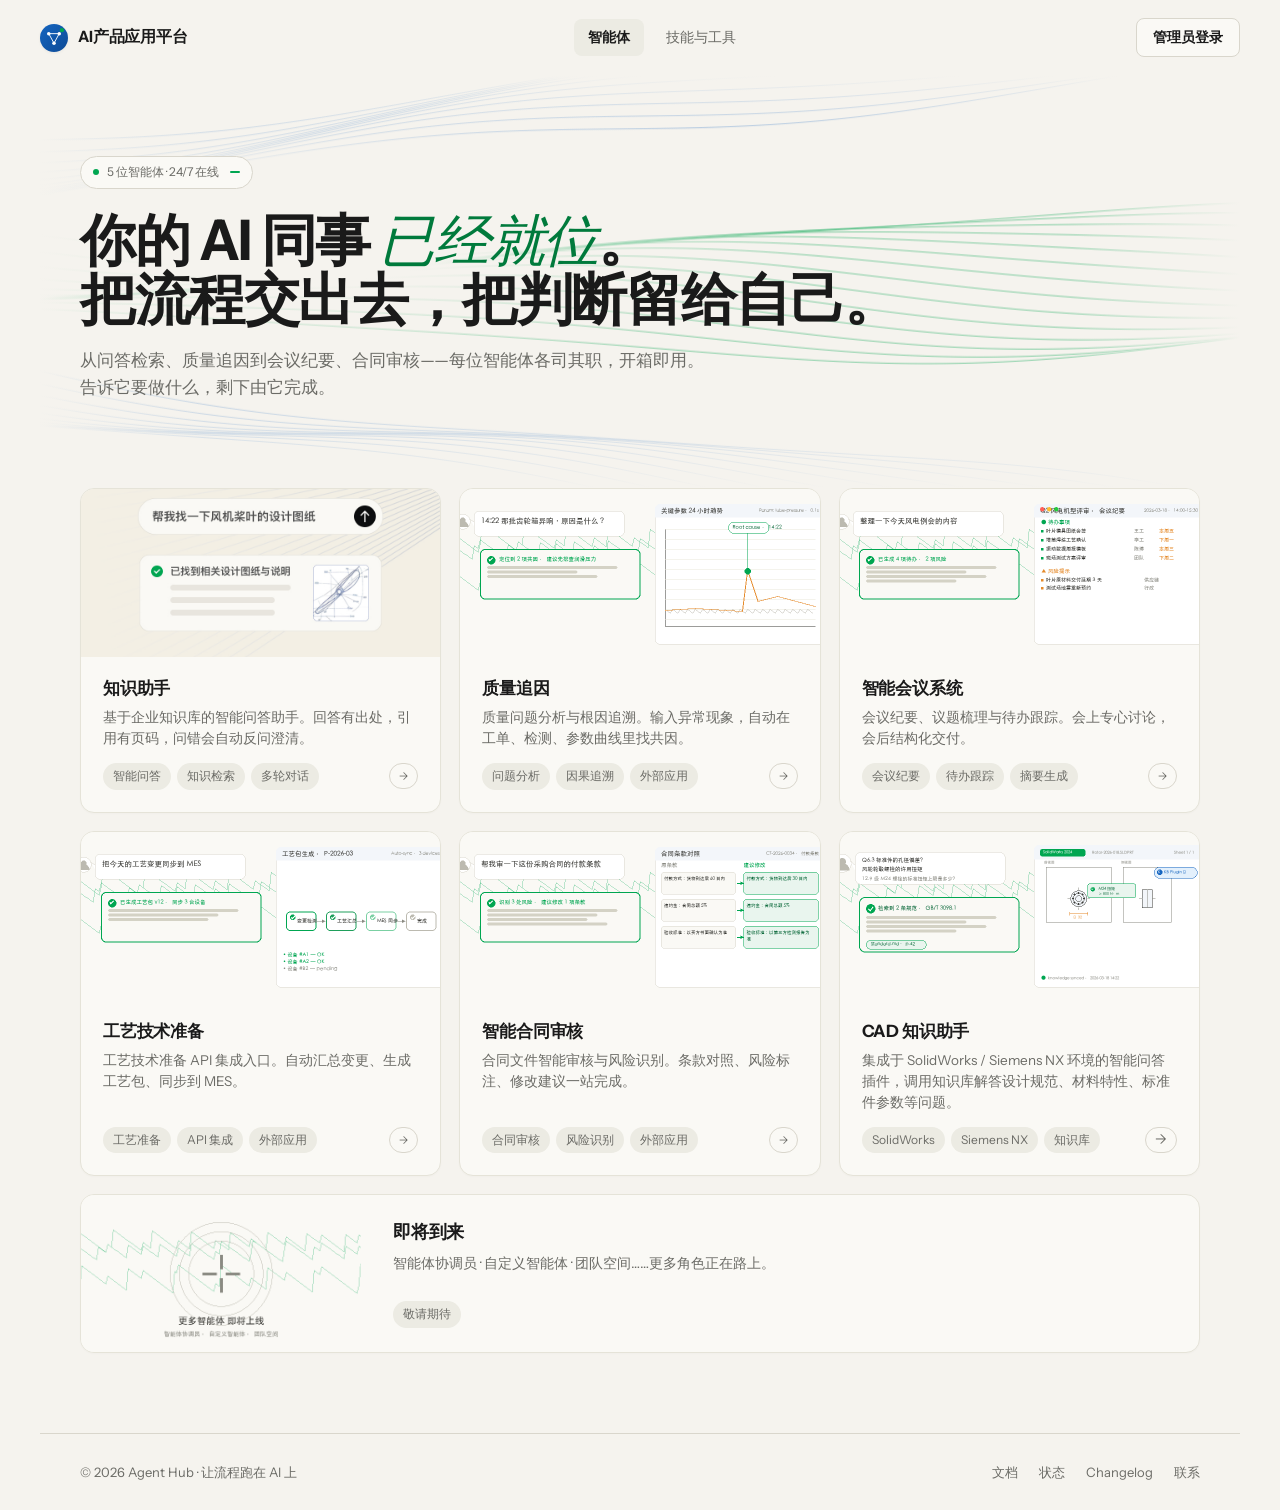
<file: index.html>
<!-- Agent Portal · 智能体中心 -->
<!DOCTYPE html>
<html lang="zh-CN">
<head>
<meta charset="UTF-8">
<meta name="viewport" content="width=device-width, initial-scale=1.0">
<title>AI产品应用平台 · 你的 AI 同事已就位</title>
<link rel="icon" type="image/svg+xml" href="data:image/svg+xml,%3Csvg xmlns='http://www.w3.org/2000/svg' viewBox='0 0 32 32'%3E%3Cdefs%3E%3ClinearGradient id='b' x1='0' y1='0' x2='32' y2='32' gradientUnits='userSpaceOnUse'%3E%3Cstop offset='0%25' stop-color='%231565c0'/%3E%3Cstop offset='100%25' stop-color='%230d4a96'/%3E%3C/linearGradient%3E%3C/defs%3E%3Crect width='32' height='32' rx='7' fill='url(%23b)'/%3E%3Cg stroke='%23fff' stroke-width='1.1' stroke-linecap='round'%3E%3Cline x1='10' y1='11' x2='22' y2='11'/%3E%3Cline x1='10' y1='11' x2='16' y2='22'/%3E%3Cline x1='22' y1='11' x2='16' y2='22'/%3E%3C/g%3E%3Cg fill='%23fff'%3E%3Ccircle cx='10' cy='11' r='2'/%3E%3Ccircle cx='22' cy='11' r='2'/%3E%3Ccircle cx='16' cy='22' r='2'/%3E%3C/g%3E%3Ccircle cx='25' cy='7' r='2.4' fill='%2300a651'/%3E%3C/svg%3E">
<link rel="stylesheet" href="_shared/css/styles.css">
</head>
<body>

<!-- ░░ Top bar ░░ -->
<header class="topbar">
  <div class="brand">
    <span class="brand-mark" aria-label="AI产品应用平台">
      <svg viewBox="0 0 32 32" xmlns="http://www.w3.org/2000/svg">
        <!-- Temporary mark: rounded blue tile + AI-node glyph (3 dots + 2
             connecting lines) with a green accent dot. Replace once a
             final logo is provided. -->
        <defs>
          <linearGradient id="brand-bg" x1="0" y1="0" x2="32" y2="32" gradientUnits="userSpaceOnUse">
            <stop offset="0%"  stop-color="#1565c0"/>
            <stop offset="100%" stop-color="#0d4a96"/>
          </linearGradient>
        </defs>
        <rect x="0" y="0" width="32" height="32" rx="7" fill="url(#brand-bg)"/>
        <!-- AI node network: 3 dots + 2 connecting lines -->
        <g stroke="#ffffff" stroke-width="1.1" stroke-linecap="round" opacity=".95">
          <line x1="10" y1="11" x2="22" y2="11"/>
          <line x1="10" y1="11" x2="16" y2="22"/>
          <line x1="22" y1="11" x2="16" y2="22"/>
        </g>
        <g fill="#ffffff">
          <circle cx="10" cy="11" r="2"/>
          <circle cx="22" cy="11" r="2"/>
          <circle cx="16" cy="22" r="2"/>
        </g>
        <!-- Brand-green accent dot in the top-right corner -->
        <circle cx="25" cy="7" r="2.4" fill="#00a651"/>
      </svg>
    </span>
    <span class="brand-name">AI产品应用平台</span>
  </div>
  <nav class="nav" role="tablist">
    <a href="#agents"      class="nav-tab active" data-tab="agents">智能体</a>
    <a href="#skills"      class="nav-tab"        data-tab="skills">技能与工具</a>
  </nav>
  <div class="top-actions">
    <button class="btn admin" id="admin-login-btn" type="button">管理员登录</button>
  </div>
</header>

<!-- ░░ Hero ░░ -->
<section class="hero">

  <!-- FloatingLines background (React Bits–style: 3 stacked sine-wave layers) -->
  <canvas id="hero-lines" class="hero-lines" aria-hidden="true"></canvas>

  <!-- Soft top/bottom fade to merge with page background -->
  <div class="hero-fade" aria-hidden="true"></div>

  <span class="hero-eyebrow"><span class="pulse"></span>5 位智能体 · 24/7 在线<span class="ai-cursor" aria-hidden="true"></span></span>

  <h1>你的 AI 同事 <em>已经就位</em>。<br>把流程交出去，把判断留给自己。</h1>
  <p class="lede">从问答检索、质量追因到会议纪要、合同审核——每位智能体各司其职，开箱即用。告诉它要做什么，剩下由它完成。</p>
</section>

<!-- ░░ Agents ░░ -->
<section class="section page" id="agents" data-page="agents">

  <div class="agents">

    <!-- 1 · 知识助手 (featured) — 提问 + 风轮叶片制造图纸检索结果 -->
    <div class="agent-card" onclick="void(0)">
      <div class="agent-illu">
        <img src="assets/agents/agent-1-knowledge.jpg"
             alt="知识助手 · 帮我查一下风轮叶片的制造图纸"
             loading="lazy"
             decoding="async">
      </div>
      <div class="agent-body">
        <div class="agent-title">知识助手</div>
        <p class="agent-desc">基于企业知识库的智能问答助手。回答有出处，引用有页码，问错会自动反问澄清。</p>
        <div class="agent-bottom">
          <div class="agent-tags">
            <span class="agent-tag">智能问答</span>
            <span class="agent-tag">知识检索</span>
            <span class="agent-tag">多轮对话</span>
          </div>
          <span class="agent-arrow">
            <span class="arr-label">立即体验</span>
            <span class="arr-icon">→</span>
          </span>
        </div>
      </div>
    </div>

    <!-- 2 · 质量追因 — 语义化插图：折线图 + 根因标注 -->
    <div class="agent-card" onclick="void(0)">
      <div class="agent-illu">
        <img src="assets/agents/agent-2-quality.png"
             alt="质量追因 · 14:22 那批齿轮箱异响定位"
             loading="lazy"
             decoding="async">
      </div>
      <div class="agent-body">
        <div class="agent-title">质量追因</div>
        <p class="agent-desc">质量问题分析与根因追溯。输入异常现象，自动在工单、检测、参数曲线里找共因。</p>
        <div class="agent-bottom">
          <div class="agent-tags">
            <span class="agent-tag">问题分析</span>
            <span class="agent-tag">因果追溯</span>
            <span class="agent-tag">外部应用</span>
          </div>
          <span class="agent-arrow">
            <span class="arr-label">立即体验</span>
            <span class="arr-icon">→</span>
          </span>
        </div>
      </div>
    </div>

    <!-- 3 · 智能会议系统 — 语义化插图：会议时间线 + 纪要 -->
    <div class="agent-card" onclick="void(0)">
      <div class="agent-illu">
        <img src="assets/agents/agent-3-meeting.png"
             alt="智能会议系统 · 整理今天风电例会内容"
             loading="lazy"
             decoding="async">
      </div>
      <div class="agent-body">
        <div class="agent-title">智能会议系统</div>
        <p class="agent-desc">会议纪要、议题梳理与待办跟踪。会上专心讨论，会后结构化交付。</p>
        <div class="agent-bottom">
          <div class="agent-tags">
            <span class="agent-tag">会议纪要</span>
            <span class="agent-tag">待办跟踪</span>
            <span class="agent-tag">摘要生成</span>
          </div>
          <span class="agent-arrow">
            <span class="arr-label">立即体验</span>
            <span class="arr-icon">→</span>
          </span>
        </div>
      </div>
    </div>

    <!-- 4 · 工艺技术准备 — 工艺包生成与 MES 同步 -->
    <div class="agent-card" onclick="void(0)">
      <div class="agent-illu">
        <img src="assets/agents/agent-4-mes.png"
             alt="工艺技术准备 · 把今天的工艺变更同步到 MES"
             loading="lazy"
             decoding="async">
      </div>
      <div class="agent-body">
        <div class="agent-title">工艺技术准备</div>
        <p class="agent-desc">工艺技术准备 API 集成入口。自动汇总变更、生成工艺包、同步到 MES。</p>
        <div class="agent-bottom">
          <div class="agent-tags">
            <span class="agent-tag">工艺准备</span>
            <span class="agent-tag">API 集成</span>
            <span class="agent-tag">外部应用</span>
          </div>
          <span class="agent-arrow">
            <span class="arr-label">立即体验</span>
            <span class="arr-icon">→</span>
          </span>
        </div>
      </div>
    </div>

    <!-- 5 · 智能合同审核 — 合同条款对照与风险标注 -->
    <div class="agent-card" onclick="void(0)">
      <div class="agent-illu">
        <img src="assets/agents/agent-5-contract.png"
             alt="智能合同审核 · 帮我审一下这份采购合同的付款条款"
             loading="lazy"
             decoding="async">
      </div>
      <div class="agent-body">
        <div class="agent-title">智能合同审核</div>
        <p class="agent-desc">合同文件智能审核与风险识别。条款对照、风险标注、修改建议一站完成。</p>
        <div class="agent-bottom">
          <div class="agent-tags">
            <span class="agent-tag">合同审核</span>
            <span class="agent-tag">风险识别</span>
            <span class="agent-tag">外部应用</span>
          </div>
          <span class="agent-arrow">
            <span class="arr-label">立即体验</span>
            <span class="arr-icon">→</span>
          </span>
        </div>
      </div>
    </div>

    <!-- 6 · CAD 知识助手 — 在 SolidWorks/Siemens NX 中调用知识库 -->
    <div class="agent-card" id="agent-card-cad" data-action="cad-detail">
      <div class="agent-illu">
        <img src="assets/agents/agent-7-cad.png"
             alt="CAD 知识助手 · 在 SolidWorks / Siemens NX 中调用知识库"
             loading="lazy"
             decoding="async">
      </div>
      <div class="agent-body">
        <div class="agent-title">CAD 知识助手</div>
        <p class="agent-desc">集成于 SolidWorks / Siemens NX 环境的智能问答插件，调用知识库解答设计规范、材料特性、标准件参数等问题。</p>
        <div class="agent-bottom">
          <div class="agent-tags">
            <span class="agent-tag">SolidWorks</span>
            <span class="agent-tag">Siemens NX</span>
            <span class="agent-tag">知识库</span>
          </div>
          <span class="agent-arrow">
            <span class="arr-label">查看详情</span>
            <span class="arr-icon">→</span>
          </span>
        </div>
      </div>
    </div>

    <!-- 7 · 即将到来 (placeholder) → 横幅卡片，占满整行 -->
    <div class="agent-card banner" onclick="void(0)">
      <div class="agent-illu">
        <img src="assets/agents/agent-6-coming-soon.png"
             alt="更多智能体 · 敬请期待"
             loading="lazy"
             decoding="async">
      </div>
      <div class="agent-body">
        <div class="agent-title">即将到来</div>
        <p class="agent-desc">智能体协调员 · 自定义智能体 · 团队空间……更多角色正在路上。</p>
        <div class="agent-bottom">
          <div class="agent-tags">
            <span class="agent-tag">敬请期待</span>
          </div>
        </div>
      </div>
    </div>

  </div>
</section>

<!-- ░░ Skills & Tools ░░ -->
<section class="section page is-hidden" id="skills" data-page="skills" aria-label="技能与工具">

  <!-- Hero: 探索全部技能 -->
  <div class="skills-hero">
    <h2>探索全部技能</h2>
    <p>根据制造业和日常办公场景，为您推荐精选最佳实践技能，在这里您也可直接创建并管理自己的技能。</p>

    <div class="skills-search">
      <svg viewBox="0 0 24 24" fill="none" stroke="currentColor" stroke-width="2" aria-hidden="true">
        <circle cx="11" cy="11" r="7"/><path d="M21 21l-4.3-4.3"/>
      </svg>
      <input type="text" id="skills-search-input" placeholder="搜索技能名称…" autocomplete="off">
      <span class="kbd">⌘ K</span>
    </div>
  </div>

  <!-- Filter row: tabs + sort -->
  <div class="skills-toolbar">
    <div class="skills-tabs" role="tablist">
      <button class="skills-tab active" data-filter="all">全部技能</button>
      <button class="skills-tab"        data-filter="builtin">内置技能</button>
      <button class="skills-tab"        data-filter="favorites">我的收藏</button>
    </div>
    <div class="skills-controls">
      <button class="ctrl-btn" id="skills-sort" aria-haspopup="menu" aria-expanded="false">
        <span id="skills-sort-label">默认排序</span>
        <svg viewBox="0 0 24 24" fill="none" stroke="currentColor" stroke-width="2"><path d="M6 9l6 6 6-6"/></svg>
      </button>
    </div>
    <!-- Sort dropdown menu -->
    <div class="dropdown" id="skills-sort-menu" role="menu">
      <button class="dropdown-item is-active" role="menuitem" data-sort="default">
        <span class="dropdown-dot"></span>默认排序
      </button>
      <button class="dropdown-item" role="menuitem" data-sort="name">
        <span class="dropdown-dot"></span>按名称
      </button>
      <button class="dropdown-item" role="menuitem" data-sort="uses">
        <span class="dropdown-dot"></span>按使用量
      </button>
      <button class="dropdown-item" role="menuitem" data-sort="time-asc">
        <span class="dropdown-dot"></span>时间顺序
      </button>
      <button class="dropdown-item" role="menuitem" data-sort="time-desc">
        <span class="dropdown-dot"></span>时间倒序
      </button>
    </div>
  </div>

  <!-- 2-col skill grid (rendered by JS) -->
  <div class="skills-grid" id="skills-grid">
    <!-- cards injected here -->
  </div>
</section>

<!-- ░░ Footer ░░ -->
<footer class="foot">
  <div>© 2026 Agent Hub · 让流程跑在 AI 上</div>
  <div>
    <a href="#">文档</a>
    <a href="#">状态</a>
    <a href="#">Changelog</a>
    <a href="#">联系</a>
  </div>
</footer>

<!-- ░░ Skill Detail Modal ░░ -->
<div class="modal" id="skill-modal" aria-hidden="true" role="dialog" aria-labelledby="skill-modal-title">
  <div class="modal-mask" data-modal-close></div>
  <div class="modal-panel skill-modal-panel">
    <button class="modal-close" data-modal-close aria-label="关闭">
      <svg viewBox="0 0 24 24" fill="none" stroke="currentColor" stroke-width="2" stroke-linecap="round">
        <path d="M6 6l12 12M18 6L6 18"/>
      </svg>
    </button>

    <div class="skill-modal-head">
      <div class="skill-modal-icon" id="skill-modal-icon"></div>
      <div class="skill-modal-meta">
        <h3 id="skill-modal-title"></h3>
        <div class="skill-modal-sub">
          <span class="skill-cat" id="skill-modal-cat"></span>
          <span class="dot">·</span>
          <span><span class="star">★</span> <span id="skill-modal-stars"></span></span>
          <span class="dot">·</span>
          <span>使用 <span id="skill-modal-uses"></span></span>
        </div>
      </div>
    </div>

    <p class="skill-modal-desc" id="skill-modal-desc"></p>

    <div class="skill-modal-section">
      <div class="skill-modal-label">能力标签</div>
      <div class="skill-modal-tags" id="skill-modal-tags"></div>
    </div>

    <div class="skill-modal-section">
      <div class="skill-modal-label">自动生成的 Prompt（可参考）</div>
      <p class="skill-modal-prompt" id="skill-modal-prompt"></p>
    </div>

    <div class="skill-modal-foot">
      <button class="btn ghost" data-modal-close>关闭</button>
      <button class="btn primary" id="skill-modal-try">
        <span>立即试用</span>
        <span class="arr">→</span>
      </button>
    </div>
  </div>
</div>

<!-- ░░ Skill Chat Modal (separate dialog opened by 立即试用) ░░ -->
<div class="modal" id="chat-modal" aria-hidden="true" role="dialog" aria-labelledby="chat-modal-title">
  <div class="modal-mask" data-modal-close></div>
  <div class="modal-panel chat-modal-panel">
    <button class="modal-close" data-modal-close aria-label="关闭">
      <svg viewBox="0 0 24 24" fill="none" stroke="currentColor" stroke-width="2" stroke-linecap="round">
        <path d="M6 6l12 12M18 6L6 18"/>
      </svg>
    </button>

    <header class="chat-modal-head">
      <!-- Top-left: skill name + the user-editable prompt description -->
      <div class="chat-head-title">
        <span class="chat-head-name" id="chat-modal-title">技能</span>
        <span class="chat-head-sep">·</span>
        <span class="chat-head-desc" id="chat-modal-sub">使用这个技能</span>
      </div>
    </header>

    <div class="chat-modal-body" id="chat-modal-body">
      <!-- Messages render here. Empty by default — no prior history carries over. -->
    </div>

    <div class="chat-modal-composer">
      <!-- One rounded input shell containing: tag (left) + textarea (right) + toolbar -->
      <div class="chat-input-shell">
        <!-- First row: editable textarea only -->
        <textarea id="chat-modal-input" class="chat-input-textarea" placeholder="输入消息…（Shift+Enter 换行，Enter 发送）" rows="1"></textarea>

        <!-- Bottom row: skill tag + model tag (left), send button (right) -->
        <div class="chat-input-toolbar">
          <span class="chat-input-tag" id="chat-modal-tags"></span>
          <label class="chat-model-tag" for="chat-modal-model">
            <select id="chat-modal-model" aria-label="选择模型">
              <optgroup label="千问（主）">
                <option value="qwen3-max"      selected>Qwen3 Max</option>
                <option value="qwen3-plus">Qwen3 Plus</option>
                <option value="qwen-turbo">Qwen Turbo</option>
                <option value="qwen-coder">Qwen Coder</option>
              </optgroup>
              <optgroup label="其他模型">
                <option value="gpt-4o">GPT-4o</option>
                <option value="gpt-4o-mini">GPT-4o mini</option>
                <option value="claude-sonnet">Claude Sonnet</option>
                <option value="claude-haiku">Claude Haiku</option>
                <option value="deepseek-v3">DeepSeek V3</option>
              </optgroup>
            </select>
            <svg class="chat-model-caret" viewBox="0 0 24 24" fill="none" stroke="currentColor" stroke-width="2" stroke-linecap="round" stroke-linejoin="round" aria-hidden="true">
              <path d="M6 9l6 6 6-6"/>
            </svg>
          </label>
          <button class="chat-send" id="chat-modal-send" aria-label="发送">
            <svg viewBox="0 0 24 24" fill="none" stroke="currentColor" stroke-width="2.2" stroke-linecap="round" stroke-linejoin="round">
              <path d="M12 19V5M5 12l7-7 7 7"/>
            </svg>
          </button>
        </div>
      </div>
    </div>
  </div>
</div>

<!-- ░░ CAD 知识助手 · 详情弹窗 ░░ -->
<div class="modal" id="cad-detail-modal" aria-hidden="true" role="dialog" aria-labelledby="cad-detail-title">
  <div class="modal-mask" data-modal-close></div>
  <div class="modal-panel cad-detail-panel">
    <button class="modal-close" data-modal-close aria-label="关闭">
      <svg viewBox="0 0 24 24" fill="none" stroke="currentColor" stroke-width="2" stroke-linecap="round">
        <path d="M6 6l12 12M18 6L6 18"/>
      </svg>
    </button>

    <header class="cad-detail-head">
      <div class="cad-detail-mark" aria-hidden="true">
        <svg viewBox="0 0 24 24" fill="none" stroke="currentColor" stroke-width="1.8" stroke-linecap="round" stroke-linejoin="round">
          <rect x="3" y="3" width="18" height="18" rx="2"/>
          <path d="M3 9h18M9 3v18M9 13h6M9 17h6"/>
        </svg>
      </div>
      <div class="cad-detail-head-text">
        <h3 id="cad-detail-title">CAD 知识助手 · 插件详情</h3>
        <p>集成在 SolidWorks / Siemens NX 中的 AI 智能问答插件，连接后台知识库管理系统</p>
      </div>
    </header>

    <div class="cad-detail-body">

      <!-- ░ 简介 ░ -->
      <section class="cad-section">
        <h4 class="cad-section-title"><span class="cad-section-num">01</span>简介</h4>
        <p class="cad-section-text">
          一款集成在 SolidWorks / Siemens NX 环境中的 AI 智能问答插件。能够连接后台知识库管理系统，提供知识问答功能，帮助设计工程师快速查询设计规范、材料特性、标准件参数等专业知识，提高设计效率。
        </p>
      </section>

      <!-- ░ 使用说明 ░ -->
      <section class="cad-section">
        <h4 class="cad-section-title"><span class="cad-section-num">02</span>使用说明</h4>
        <p class="cad-section-text">
          在使用 CAD 知识助手前，请仔细阅读以下说明：
        </p>

        <ol class="cad-section-list">
          <li>本插件集成于 SolidWorks / Siemens NX 环境中，基于接入的知识库内容提供智能问答服务，支持快速查询设计规范、材料特性、标准件参数等专业知识，服务范围以实际入库内容为准。</li>
          <li>所有回答内容均取自授权知识库，不进行无依据自由生成；每条回答均关联对应知识出处，可随时查阅原始内容核验信息准确性。</li>
          <li>您可使用自然语言直接提问，提问越精准、限定范围越清晰，回答的匹配度与准确性越高；若未检索到匹配内容，系统将明确告知无结果。</li>
          <li>系统将按账号权限匹配对应知识范围，请您遵守企业信息安全管理规定，规范使用与传播相关知识内容。</li>
          <li>在安装前，请确保您的计算机满足以下运行环境：</li>
        </ol>

        <!-- 环境要求表格 -->
        <div class="cad-table-wrap">
          <table class="cad-table">
            <thead>
              <tr>
                <th>环境</th>
                <th>所需版本</th>
              </tr>
            </thead>
            <tbody>
              <tr>
                <td class="cad-table-key">操作系统</td>
                <td>Windows 10 / Windows 11</td>
              </tr>
              <tr>
                <td class="cad-table-key">SolidWorks / Siemens NX</td>
                <td>SolidWorks 2020 及以上（64 位）/ Siemens NX 2506 及以上（64 位）</td>
              </tr>
              <tr>
                <td class="cad-table-key">.NET Framework</td>
                <td>4.7.2 或更高版本</td>
              </tr>
              <tr>
                <td class="cad-table-key">WebView2</td>
                <td>Microsoft Edge WebView2 Runtime（最新版）</td>
              </tr>
              <tr>
                <td class="cad-table-key">网络</td>
                <td>需要网络连接，支持访问企业局域网及互联网服务</td>
              </tr>
            </tbody>
          </table>
        </div>

        <ol class="cad-section-list" start="6">
          <li>配置服务域名为：<code class="cad-inline-code">10.89.33.80:17000</code>，账号及密码与 AI 知识助手账号密码相同。</li>
        </ol>
      </section>

      <!-- ░ 下载 ░ -->
      <section class="cad-section">
        <h4 class="cad-section-title"><span class="cad-section-num">03</span>下载插件</h4>
        <p class="cad-section-text">请根据您使用的 CAD 软件选择对应版本下载安装：</p>
        <div class="cad-downloads">
          <a class="cad-download" href="http://10.89.33.80:17000/downloads/SolidWorks-KB-Plugin.zip" target="_blank" rel="noopener">
            <div class="cad-download-icon" aria-hidden="true">
              <svg viewBox="0 0 24 24" fill="none" stroke="currentColor" stroke-width="1.8" stroke-linecap="round" stroke-linejoin="round">
                <path d="M12 3v12m0 0l-4-4m4 4l4-4"/>
                <path d="M4 17v2a2 2 0 002 2h12a2 2 0 002-2v-2"/>
              </svg>
            </div>
            <div class="cad-download-meta">
              <div class="cad-download-name">SolidWorks 知识助手插件</div>
              <div class="cad-download-sub">SolidWorks-KB-Plugin.zip</div>
            </div>
            <span class="cad-download-cta">下载</span>
          </a>
          <a class="cad-download" href="http://10.89.33.80:17000/downloads/Siemens-NX-KB-Plugin.zip" target="_blank" rel="noopener">
            <div class="cad-download-icon cad-download-icon--alt" aria-hidden="true">
              <svg viewBox="0 0 24 24" fill="none" stroke="currentColor" stroke-width="1.8" stroke-linecap="round" stroke-linejoin="round">
                <path d="M12 3v12m0 0l-4-4m4 4l4-4"/>
                <path d="M4 17v2a2 2 0 002 2h12a2 2 0 002-2v-2"/>
              </svg>
            </div>
            <div class="cad-download-meta">
              <div class="cad-download-name">Siemens NX 知识助手插件</div>
              <div class="cad-download-sub">Siemens-NX-KB-Plugin.zip</div>
            </div>
            <span class="cad-download-cta">下载</span>
          </a>
        </div>
      </section>

    </div>
  </div>
</div>

<!-- ░░ Admin Login Modal ░░ -->
<div class="modal" id="admin-login-modal" aria-hidden="true" role="dialog" aria-labelledby="admin-login-title">
  <div class="modal-mask" data-modal-close></div>
  <div class="modal-panel admin-login-panel">
    <button class="modal-close" data-modal-close aria-label="关闭">
      <svg viewBox="0 0 24 24" fill="none" stroke="currentColor" stroke-width="2" stroke-linecap="round">
        <path d="M6 6l12 12M18 6L6 18"/>
      </svg>
    </button>

    <header class="admin-login-head">
      <div class="admin-login-mark" aria-hidden="true">
        <svg viewBox="0 0 24 24" fill="none" stroke="currentColor" stroke-width="1.8" stroke-linecap="round" stroke-linejoin="round">
          <path d="M12 2L4 6v6c0 5 3.5 9 8 10 4.5-1 8-5 8-10V6l-8-4z"/>
          <path d="M9 12l2 2 4-4"/>
        </svg>
      </div>
      <h3 id="admin-login-title">管理员登录</h3>
      <p>使用管理员账号登录后台管理控制台。</p>
    </header>

    <form class="admin-login-form" id="admin-login-form" autocomplete="on" novalidate>
      <label class="admin-login-field">
        <span class="admin-login-label">账号</span>
        <div class="admin-login-input">
          <svg viewBox="0 0 24 24" fill="none" stroke="currentColor" stroke-width="1.8" stroke-linecap="round" stroke-linejoin="round" aria-hidden="true">
            <circle cx="12" cy="8" r="4"/><path d="M4 21v-1a8 8 0 0 1 16 0v1"/>
          </svg>
          <input type="text" name="username" id="admin-login-username" autocomplete="username" placeholder="请输入管理员账号" required>
        </div>
      </label>

      <label class="admin-login-field">
        <span class="admin-login-label">密码</span>
        <div class="admin-login-input">
          <svg viewBox="0 0 24 24" fill="none" stroke="currentColor" stroke-width="1.8" stroke-linecap="round" stroke-linejoin="round" aria-hidden="true">
            <rect x="4" y="11" width="16" height="10" rx="2"/><path d="M8 11V7a4 4 0 0 1 8 0v4"/>
          </svg>
          <input type="password" name="password" id="admin-login-password" autocomplete="current-password" placeholder="请输入密码" required>
          <button type="button" class="admin-login-eye" id="admin-login-eye" aria-label="显示密码" aria-pressed="false">
            <svg viewBox="0 0 24 24" fill="none" stroke="currentColor" stroke-width="1.8" stroke-linecap="round" stroke-linejoin="round" class="eye-on" aria-hidden="true">
              <path d="M2 12s3.5-7 10-7 10 7 10 7-3.5 7-10 7S2 12 2 12z"/><circle cx="12" cy="12" r="3"/>
            </svg>
            <svg viewBox="0 0 24 24" fill="none" stroke="currentColor" stroke-width="1.8" stroke-linecap="round" stroke-linejoin="round" class="eye-off" aria-hidden="true">
              <path d="M17.94 17.94A10.94 10.94 0 0 1 12 19c-6.5 0-10-7-10-7a18.5 18.5 0 0 1 4.06-5.06M9.9 4.24A10.94 10.94 0 0 1 12 4c6.5 0 10 7 10 7a18.5 18.5 0 0 1-2.16 3.19M1 1l22 22"/>
              <path d="M14.12 14.12A3 3 0 1 1 9.88 9.88"/>
            </svg>
          </button>
        </div>
      </label>

      <div class="admin-login-error" id="admin-login-error" hidden></div>

      <div class="admin-login-foot">
        <label class="admin-login-remember">
          <input type="checkbox" id="admin-login-remember" checked>
          <span>记住账号</span>
        </label>
        <a href="#" class="admin-login-forgot">忘记密码?</a>
      </div>

      <button type="submit" class="btn primary admin-login-submit" id="admin-login-submit">
        <span>登录</span>
        <svg viewBox="0 0 24 24" fill="none" stroke="currentColor" stroke-width="2" stroke-linecap="round" stroke-linejoin="round" aria-hidden="true">
          <path d="M5 12h14M13 5l7 7-7 7"/>
        </svg>
      </button>

      <p class="admin-login-hint">演示账号 · admin / admin123</p>
    </form>
  </div>
</div>

<script src="_shared/js/config.js" defer></script>
<script src="_shared/js/api.js" defer></script>
<script src="_shared/js/main.js" defer></script>

<script src="_shared/js/skills.js" defer></script>

<script src="_shared/js/admin.js" defer></script>

<script src="_shared/js/hero-lines.js" defer></script>

</body>
</html>
</file>
<file: _shared/css/styles.css>
@font-face {
  font-family: 'InstrumentSans';
  src: url('../fonts/InstrumentSans-Regular.ttf') format('truetype');
  font-weight: 400;
  font-display: swap;
}
@font-face {
  font-family: 'InstrumentSans';
  src: url('../fonts/InstrumentSans-Bold.ttf') format('truetype');
  font-weight: 700;
  font-display: swap;
}
@font-face {
  font-family: 'InstrumentSerif';
  src: url('../fonts/InstrumentSerif-Regular.ttf') format('truetype');
  font-weight: 400;
  font-display: swap;
}
@font-face {
  font-family: 'InstrumentSerif';
  src: url('../fonts/InstrumentSerif-Italic.ttf') format('truetype');
  font-style: italic;
  font-display: swap;
}

:root {
  /* Warm cream background (restored from previous version) */
  --bg: #f5f3ee;
  --bg2: #ecebe3;
  --surface: #faf9f5;
  --ink: #1a1a1a;
  --ink2: #2a2a2a;
  --muted: #6b6b66;
  --muted2: #9a9a93;
  --rule: #d9d6cc;
  --rule-soft: #e4e1d8;
  /* Brand: blue is primary, green is interactive/accent (mirrors logo halves) */
  --brand: #1565c0;                    /* 上海电气 blue */
  --brand-ink: #0d4a96;
  --brand-soft: #dbe9f8;
  --accent: #00a651;                   /* 上海电气 green */
  --accent-soft: #d6f1e2;
  --accent-ink: #007a3c;
  --warn: #e58a2a;
  --blue: #3a6ed8;
  --purple: #8b5cf6;
  --pink: #d96aa6;
}

* { box-sizing: border-box; margin: 0; padding: 0; }

html, body {
  background: var(--bg);
  color: var(--ink);
  font-family: 'InstrumentSans', -apple-system, BlinkMacSystemFont, 'Segoe UI', 'PingFang SC', 'Microsoft YaHei', sans-serif;
  font-size: 16px;
  line-height: 1.55;
  -webkit-font-smoothing: antialiased;
  text-rendering: optimizeLegibility;
}

/* ---------- Top marquee ---------- */
.ticker {
  border-bottom: 1px solid var(--rule);
  background: var(--bg);
  overflow: hidden;
  font-size: 13px;
  color: var(--muted);
}
.ticker-track {
  display: inline-flex;
  white-space: nowrap;
  padding: 9px 0;
  animation: ticker 45s linear infinite;
  will-change: transform;
}
.ticker-track span { padding: 0 22px; }
.ticker-track b { color: var(--ink); font-weight: 700; }
.ticker-track .dot { color: var(--muted2); margin: 0 4px; }
.ticker-track .ok { color: var(--accent-ink); }
@keyframes ticker {
  from { transform: translateX(0); }
  to   { transform: translateX(-50%); }
}

/* ---------- Top bar ---------- */
.topbar {
  display: flex;
  align-items: center;
  justify-content: space-between;
  padding: 18px 40px;
  border-bottom: 1px solid transparent;
}
.brand {
  display: flex;
  align-items: center;
  gap: 10px;
  font-weight: 700;
  font-size: 15.5px;
  letter-spacing: -0.01em;
}
.brand-mark {
  width: 28px; height: 28px;
  border-radius: 50%;
  overflow: hidden;
  position: relative;
  display: inline-block;
  flex: 0 0 28px;
  box-shadow: 0 1px 3px rgba(0,0,0,.06);
}
.brand-mark svg { display: block; width: 100%; height: 100%; }
.nav { display: flex; gap: 8px; font-size: 14px; color: var(--muted); }
.nav-tab {
  position: relative;
  padding: 8px 14px;
  border-radius: 8px;
  color: var(--muted);
  text-decoration: none;
  transition: color .15s ease, background .15s ease;
}
.nav-tab:hover { color: var(--ink); background: var(--bg2); }
.nav-tab.active { color: var(--ink); font-weight: 700; background: var(--bg2); }
/* No underline — the active tab is identified by bg + bold text only. */
.top-actions { display: flex; gap: 10px; align-items: center; }
.btn {
  font-family: inherit;
  font-size: 14px;
  padding: 9px 16px;
  border-radius: 8px;
  border: 1px solid var(--rule);
  background: transparent;
  color: var(--ink);
  cursor: pointer;
  text-decoration: none;
  display: inline-flex;
  align-items: center;
  gap: 6px;
  transition: background .15s ease, border-color .15s ease;
}
.btn:hover { background: var(--bg2); }
.btn.primary {
  background: var(--ink);
  color: #fff;
  border-color: var(--ink);
}
.btn.primary:hover { background: #000; }
/* "管理员登录" — neutral secondary button (not the primary brand action). */
.btn.admin {
  background: var(--surface);
  color: var(--ink);
  border-color: var(--rule);
  font-weight: 600;
}
.btn.admin:hover {
  background: var(--bg2);
  border-color: var(--ink);
  color: var(--ink);
}
/* Logged-in state: avatar + username inline */
.btn.admin.is-logged-in {
  display: inline-flex;
  align-items: center;
  gap: 8px;
  padding-left: 8px;
}
.btn.admin .admin-avatar {
  width: 22px; height: 22px;
  border-radius: 50%;
  background: var(--brand);
  color: #fff;
  font-size: 11px;
  font-weight: 700;
  display: inline-flex;
  align-items: center;
  justify-content: center;
}
/* Ghost button — outline only, transparent background. */
.btn.ghost {
  background: transparent;
  color: var(--ink);
  border-color: var(--rule);
  font-weight: 600;
}
.btn.ghost:hover {
  background: var(--bg2);
  border-color: var(--ink);
}
.btn .arr { font-size: 11px; opacity: .9; }

/* ---------- Hero ---------- */
.hero {
  position: relative;
  padding: 80px 40px 56px;
  max-width: 1200px;
  margin: 0 auto;
  overflow: hidden;
}

/* ==========================================================================
   Hero background — FloatingLines (React Bits–style)
   3 stacked sine-wave layers; mouse bends nearby lines; subtle parallax.
   ========================================================================== */

.hero-lines {
  position: absolute;
  inset: 0;
  width: 100%;
  height: 100%;
  pointer-events: none;
  z-index: 0;
  opacity: .9;
}

/* Soft fade mask:
   1) Radial wash centred near the headline (top-left) so the green lines
      behind the title go half-transparent and stop competing for attention.
   2) Outer 4-edge linear-gradient keeps the canvas clipped to the hero box. */
.hero-fade {
  position: absolute;
  inset: 0;
  z-index: 1;
  pointer-events: none;
  background:
    radial-gradient(
      ellipse 60% 55% at 22% 38%,
      var(--bg)    0%,
      var(--bg)   22%,
      rgba(245, 243, 238, .55) 42%,
      transparent 70%
    ),
    linear-gradient(180deg, var(--bg) 0%, transparent 14%, transparent 70%, var(--bg) 100%),
    linear-gradient(90deg,  var(--bg) 0%, transparent 14%, transparent 86%, var(--bg) 100%);
}

/* Hero content sits above canvas */
.hero > *:not(.hero-lines):not(.hero-fade) { position: relative; z-index: 2; }

.hero-eyebrow {
  display: inline-flex;
  align-items: center;
  gap: 8px;
  padding: 6px 12px;
  border: 1px solid var(--rule);
  border-radius: 999px;
  font-size: 12px;
  color: var(--muted);
  background: var(--surface);
  margin-bottom: 22px;
}
.hero-eyebrow .pulse {
  width: 6px; height: 6px; background: var(--accent);
  border-radius: 50%; display: inline-block;
  box-shadow: 0 0 0 0 rgba(31,159,91,.6);
  animation: pulse 2s infinite;
}
@keyframes pulse {
  0% { box-shadow: 0 0 0 0 rgba(31,159,91,.5); }
  70% { box-shadow: 0 0 0 8px rgba(31,159,91,0); }
  100% { box-shadow: 0 0 0 0 rgba(31,159,91,0); }
}
/* AI typing cursor — a short horizontal dash that blinks. */
@keyframes ai-blink {
  0%, 49%   { opacity: 1; }
  50%, 100% { opacity: 0; }
}
.ai-cursor {
  display: inline-block;
  width: 10px;
  height: 2px;
  margin-left: 3px;
  background: var(--accent);
  border-radius: 1px;
  vertical-align: 3px;
  animation: ai-blink 1.05s steps(1, end) infinite;
}
.hero h1 {
  font-family: 'InstrumentSans', sans-serif;
  font-weight: 700;
  font-size: clamp(36px, 5vw, 56px);
  line-height: 1.05;
  letter-spacing: -0.025em;
  max-width: 880px;
  margin-bottom: 18px;
}
.hero h1 em {
  font-family: 'InstrumentSerif', serif;
  font-style: italic;
  font-weight: 400;
  color: var(--accent-ink);
}
.hero .lede {
  color: var(--muted);
  font-size: 17px;
  max-width: 640px;
  margin-bottom: 32px;
}
.hero-cta { display: flex; gap: 12px; flex-wrap: wrap; }

/* ---------- Search bar ---------- */
.searchbar {
  margin-top: 36px;
  max-width: 720px;
  background: var(--surface);
  border: 1px solid var(--rule);
  border-radius: 14px;
  display: flex;
  align-items: center;
  padding: 14px 18px;
  box-shadow: 0 1px 0 rgba(0,0,0,.02);
}
.searchbar svg { flex: 0 0 18px; color: var(--brand); margin-right: 12px; }
.searchbar input {
  flex: 1; border: none; outline: none; background: transparent;
  font-family: inherit; font-size: 15px; color: var(--ink);
}
.searchbar input::placeholder { color: var(--muted2); }
.searchbar .kbd {
  font-size: 12px; color: var(--muted);
  border: 1px solid var(--rule); padding: 2px 7px;
  border-radius: 5px; background: var(--bg);
}

/* ---------- Border glow (React Bits–style) ---------- */
/* Each card uses a CSS conic-gradient that rotates to the pointer position,
   creating a moving spotlight on the border. No SVG path math needed. */
/* ---------- Border glow (simplified & reliable) ---------- */
/* Normal state: clean grey border, no shadow.
   Hover state: green border + soft green shadow + lift up. */
.agent-card {
  position: relative;
  border: 1.5px solid #e5e3d8;
  box-shadow: 0 1px 2px rgba(0, 0, 0, .02);
  transition:
    border-color .2s ease,
    box-shadow .25s ease;
}
/* Hover uses shadow ONLY — no transform. This keeps the SVG inside
   aligned with the card edges and avoids the visible "edge truncation"
   caused by translateY + overflow: hidden clipping. */
.agent-card:hover {
  border-color: var(--accent);
  box-shadow:
    0 14px 28px -12px rgba(0, 166, 81, .22),
    0 4px 10px rgba(0, 0, 0, .05);
}
/* "推荐" badge removed — all cards now look identical. */

/* ---------- Skills & Tools page ---------- */
.page { transition: opacity .25s ease; }
.page.is-hidden { display: none; }

/* Hero */
.skills-hero { margin-bottom: 28px; }
.skills-hero h2 {
  font-size: clamp(26px, 3vw, 34px);
  font-weight: 700;
  letter-spacing: -0.02em;
  margin-bottom: 10px;
  display: inline-flex;
  align-items: baseline;
  gap: 10px;
}
.count-pill {
  font-family: 'InstrumentSerif', serif;
  font-style: italic;
  font-weight: 400;
  color: var(--brand-ink);
  font-size: 0.9em;
}
.skills-hero > p { color: var(--muted); font-size: 14.5px; max-width: 640px; margin-bottom: 24px; }

.skills-search {
  max-width: 640px;
  display: flex;
  align-items: center;
  gap: 10px;
  padding: 14px 18px;
  background: var(--surface);
  border: 1px solid var(--rule);
  border-radius: 14px;
  transition: border-color .15s ease, box-shadow .15s ease;
}
.skills-search:focus-within {
  border-color: var(--brand);
  box-shadow: 0 0 0 4px rgba(21,101,192,.12);
}
.skills-search svg { color: var(--brand); flex: 0 0 18px; }
.skills-search input {
  flex: 1; border: none; outline: none; background: transparent;
  font-family: inherit; font-size: 15px; color: var(--ink);
}
.skills-search input::placeholder { color: var(--muted2); }
.kbd {
  font-size: 12px; color: var(--muted);
  border: 1px solid var(--rule); padding: 2px 7px;
  border-radius: 5px; background: var(--bg);
}

/* Toolbar */
.skills-toolbar {
  display: flex; align-items: center; justify-content: space-between;
  gap: 16px; flex-wrap: wrap;
  margin: 28px 0 16px;
  /* Anchor for the absolute-positioned sort dropdown. */
  position: relative;
}
.skills-tabs { display: flex; gap: 4px; padding: 4px; background: var(--bg2); border-radius: 10px; }
.skills-tab {
  font-family: inherit; font-size: 14px; font-weight: 500;
  padding: 8px 16px; border: none; background: transparent;
  color: var(--muted); border-radius: 7px; cursor: pointer;
  transition: color .15s ease, background .15s ease;
}
.skills-tab:hover { color: var(--ink); }
.skills-tab.active {
  background: var(--surface);
  color: var(--ink);
  font-weight: 700;
  box-shadow: 0 1px 2px rgba(0,0,0,.04);
}
.skills-controls { display: flex; gap: 8px; }
.ctrl-btn {
  font-family: inherit; font-size: 13px;
  display: inline-flex; align-items: center; gap: 6px;
  padding: 9px 14px;
  background: var(--surface);
  border: 1px solid var(--rule);
  border-radius: 8px;
  color: var(--ink);
  cursor: pointer;
  transition: border-color .15s ease, background .15s ease;
}
.ctrl-btn:hover { border-color: var(--ink); }
.ctrl-btn svg { width: 14px; height: 14px; color: var(--muted); transition: transform .2s ease; }
.ctrl-btn[aria-expanded="true"] { border-color: var(--ink); }
.ctrl-btn[aria-expanded="true"] svg { transform: rotate(180deg); }

/* ==========================================================================
   Dropdown menu — robust pattern
   ==========================================================================
   - Container has class `is-open` set by JS, NOT the HTML `hidden` attribute
     (avoids the CSS specificity trap that made the menu show on load).
   - Positioned absolutely with the parent `.skills-toolbar` as its anchor.
   - Animated in/out with opacity + translateY. */
.dropdown {
  position: absolute;
  top: calc(100% + 6px);
  right: 18px;
  z-index: 50;
  min-width: 180px;
  background: var(--surface);
  border: 1px solid var(--rule);
  border-radius: 10px;
  box-shadow: 0 12px 24px -8px rgba(0, 0, 0, .14);
  padding: 4px;
  display: flex;
  flex-direction: column;
  gap: 1px;
  opacity: 0;
  transform: translateY(-4px);
  pointer-events: none;
  transition: opacity .15s ease, transform .15s ease;
}
.dropdown.is-open {
  opacity: 1;
  transform: translateY(0);
  pointer-events: auto;
}
.dropdown-item {
  display: flex; align-items: center; gap: 10px;
  width: 100%;
  padding: 8px 12px;
  border: none;
  background: transparent;
  font-family: inherit;
  font-size: 13px;
  color: var(--ink);
  text-align: left;
  border-radius: 6px;
  cursor: pointer;
  transition: background .12s ease;
}
.dropdown-item:hover { background: var(--bg2); }
.dropdown-item:focus-visible { outline: 2px solid var(--brand); outline-offset: -2px; }
.dropdown-dot {
  width: 10px; height: 10px;
  border-radius: 50%;
  border: 1.5px solid var(--muted2);
  flex: 0 0 auto;
  transition: background .12s ease, border-color .12s ease;
}
.dropdown-item.is-active { color: var(--ink); font-weight: 600; }
.dropdown-item.is-active .dropdown-dot {
  background: var(--brand);
  border-color: var(--brand);
  box-shadow: inset 0 0 0 2px var(--surface);
}

/* Grid */
.skills-grid {
  display: grid;
  grid-template-columns: 1fr 1fr;
  gap: 14px;
}
@media (max-width: 720px) {
  .skills-grid { grid-template-columns: 1fr; }
}

/* Skill card */
.skill-card {
  position: relative;
  display: grid;
  grid-template-columns: 44px 1fr auto;
  align-items: center;
  gap: 14px;
  padding: 16px 18px;
  background: var(--surface);
  border: 1.5px solid #e5e3d8;
  border-radius: 12px;
  cursor: pointer;
  transition:
    border-color .2s ease,
    box-shadow .25s ease;
}
/* No transform on hover — keeps the card edges perfectly aligned with the grid. */
.skill-card:hover {
  border-color: var(--accent);
  box-shadow:
    0 10px 24px -12px rgba(0, 166, 81, .22),
    0 3px 8px rgba(0, 0, 0, .04);
}

/* ==========================================================================
   Modals — Skill Detail + Chat
   ========================================================================== */
.modal {
  position: fixed;
  inset: 0;
  z-index: 1000;
  display: none;
  align-items: center;
  justify-content: center;
  padding: 24px;
}
.modal.is-open { display: flex; }
.modal-mask {
  position: absolute;
  inset: 0;
  background: rgba(20, 18, 14, .42);
  backdrop-filter: blur(4px);
  -webkit-backdrop-filter: blur(4px);
  animation: modal-fade .18s ease both;
}
@keyframes modal-fade { from { opacity: 0; } to { opacity: 1; } }
@keyframes modal-rise { from { opacity: 0; transform: translateY(12px) scale(.98); } to { opacity: 1; transform: none; } }

.modal-panel {
  position: relative;
  background: var(--surface);
  border-radius: 16px;
  border: 1px solid var(--rule);
  box-shadow: 0 30px 60px -20px rgba(0, 0, 0, .25);
  max-height: calc(100vh - 48px);
  overflow: auto;
  animation: modal-rise .22s cubic-bezier(.2, .8, .2, 1) both;
}
.modal-close {
  position: absolute;
  top: 14px;
  right: 14px;
  width: 32px;
  height: 32px;
  display: inline-flex;
  align-items: center;
  justify-content: center;
  background: transparent;
  border: 1px solid transparent;
  border-radius: 8px;
  color: var(--muted);
  cursor: pointer;
  transition: background .15s ease, color .15s ease, border-color .15s ease;
}
.modal-close:hover { background: var(--bg2); color: var(--ink); border-color: var(--rule); }
.modal-close svg { width: 16px; height: 16px; }

/* ==========================================================================
   Admin Login Modal
   ========================================================================== */
.admin-login-panel {
  width: 420px;
  max-width: 100%;
  padding: 32px 32px 26px;
}
.admin-login-head {
  text-align: center;
  margin-bottom: 22px;
}
.admin-login-mark {
  width: 52px; height: 52px;
  border-radius: 14px;
  background: var(--brand-soft);
  color: var(--brand);
  display: inline-flex;
  align-items: center;
  justify-content: center;
  margin-bottom: 14px;
}
.admin-login-mark svg { width: 26px; height: 26px; }
.admin-login-head h3 {
  font-family: 'InstrumentSans', sans-serif;
  font-size: 20px;
  font-weight: 700;
  margin: 0 0 6px;
  color: var(--ink);
}
.admin-login-head p {
  margin: 0;
  font-size: 13px;
  color: var(--muted);
  line-height: 1.5;
}
.admin-login-form {
  display: flex;
  flex-direction: column;
  gap: 14px;
}
.admin-login-field {
  display: flex;
  flex-direction: column;
  gap: 6px;
}
.admin-login-label {
  font-size: 12px;
  font-weight: 600;
  color: var(--ink2);
}
.admin-login-input {
  display: flex;
  align-items: center;
  gap: 8px;
  padding: 10px 12px;
  border: 1px solid var(--rule);
  border-radius: 8px;
  background: var(--bg);
  transition: border-color .15s ease, box-shadow .15s ease;
}
.admin-login-input:focus-within {
  border-color: var(--brand);
  box-shadow: 0 0 0 3px rgba(21, 101, 192, .12);
}
.admin-login-input svg {
  width: 16px; height: 16px;
  color: var(--muted);
  flex: 0 0 auto;
}
.admin-login-input input {
  flex: 1 1 auto;
  border: none;
  background: transparent;
  outline: none;
  font-family: inherit;
  font-size: 14px;
  color: var(--ink);
  padding: 0;
  min-width: 0;
}
.admin-login-input input::placeholder { color: var(--muted2); }
/* Password reveal toggle */
.admin-login-eye {
  border: none;
  background: transparent;
  padding: 4px;
  cursor: pointer;
  color: var(--muted);
  display: inline-flex;
  align-items: center;
  justify-content: center;
  border-radius: 4px;
  transition: color .15s ease, background .15s ease;
  flex: 0 0 auto;
}
.admin-login-eye:hover { color: var(--ink); background: var(--bg2); }
.admin-login-eye svg { width: 16px; height: 16px; }
.admin-login-eye .eye-off { display: none; }
.admin-login-eye[aria-pressed="true"] .eye-on  { display: none; }
.admin-login-eye[aria-pressed="true"] .eye-off { display: inline-block; }
.admin-login-error {
  font-size: 12.5px;
  color: var(--accent);
  background: rgba(220, 38, 38, 0.06);
  border: 1px solid rgba(220, 38, 38, 0.18);
  border-radius: 6px;
  padding: 8px 12px;
  line-height: 1.45;
}
.admin-login-error.is-success-msg {
  color: var(--accent);
  background: rgba(0, 166, 81, 0.08);
  border-color: rgba(0, 166, 81, 0.22);
}
.admin-login-foot {
  display: flex;
  align-items: center;
  justify-content: space-between;
  font-size: 12.5px;
  margin-top: -2px;
}
.admin-login-remember {
  display: inline-flex;
  align-items: center;
  gap: 6px;
  color: var(--ink2);
  cursor: pointer;
  user-select: none;
}
.admin-login-remember input { accent-color: var(--brand); }
.admin-login-forgot {
  color: var(--brand);
  text-decoration: none;
  font-weight: 500;
}
.admin-login-forgot:hover { text-decoration: underline; }
.admin-login-submit {
  width: 100%;
  height: 42px;
  display: inline-flex;
  align-items: center;
  justify-content: center;
  gap: 8px;
  font-size: 14px;
  margin-top: 4px;
}
.admin-login-submit svg { width: 14px; height: 14px; }
.admin-login-submit:disabled { opacity: .7; cursor: wait; }
.admin-login-hint {
  text-align: center;
  font-size: 11.5px;
  color: var(--muted2);
  margin: 4px 0 0;
  font-family: 'SF Mono', Menlo, Consolas, monospace;
}
/* Success state when login completes */
.admin-login-panel.is-success .admin-login-head .admin-login-mark {
  background: rgba(0, 166, 81, 0.10);
  color: var(--accent);
}

/* ==========================================================================
   CAD Knowledge Assistant · Detail Modal
   ========================================================================== */
.cad-detail-panel {
  width: 720px;
  max-width: 100%;
  max-height: calc(100vh - 80px);
  padding: 32px 36px 28px;
  display: flex;
  flex-direction: column;
}
.cad-detail-head {
  display: flex;
  align-items: flex-start;
  gap: 16px;
  padding-bottom: 20px;
  border-bottom: 1px solid var(--rule);
  margin-bottom: 20px;
}
.cad-detail-mark {
  width: 48px; height: 48px;
  flex: 0 0 48px;
  border-radius: 12px;
  background: var(--brand-soft);
  color: var(--brand);
  display: inline-flex;
  align-items: center;
  justify-content: center;
}
.cad-detail-mark svg { width: 24px; height: 24px; }
.cad-detail-head-text { flex: 1 1 auto; min-width: 0; }
.cad-detail-head-text h3 {
  font-family: 'InstrumentSans', sans-serif;
  font-size: 18px;
  font-weight: 700;
  margin: 0 0 6px;
  color: var(--ink);
}
.cad-detail-head-text p {
  margin: 0;
  font-size: 12.5px;
  color: var(--muted);
  line-height: 1.5;
}
.cad-detail-body {
  overflow-y: auto;
  overflow-x: hidden;
  flex: 1 1 auto;
  /* Reserve room so scrollbar sits inside */
  padding-right: 4px;
}
/* Section */
.cad-section { margin-bottom: 26px; }
.cad-section:last-child { margin-bottom: 0; }
.cad-section-title {
  display: flex;
  align-items: center;
  gap: 10px;
  font-family: 'InstrumentSans', sans-serif;
  font-size: 14px;
  font-weight: 700;
  color: var(--ink);
  margin: 0 0 10px;
}
.cad-section-num {
  display: inline-flex;
  align-items: center;
  justify-content: center;
  width: 26px; height: 20px;
  border-radius: 5px;
  background: var(--bg2);
  color: var(--ink2);
  font-size: 11px;
  font-weight: 700;
  font-family: 'SF Mono', Menlo, Consolas, monospace;
  letter-spacing: 0.5px;
}
.cad-section-text {
  font-size: 13px;
  line-height: 1.7;
  color: var(--ink2);
  margin: 0 0 12px;
}
.cad-section-list {
  margin: 0 0 14px;
  padding-left: 20px;
  font-size: 12.5px;
  line-height: 1.75;
  color: var(--ink2);
}
.cad-section-list li { margin-bottom: 6px; }
.cad-section-list li::marker { color: var(--muted); font-weight: 600; }
/* inline code in paragraph */
.cad-inline-code {
  display: inline-block;
  padding: 1px 6px;
  border-radius: 4px;
  background: var(--bg2);
  color: var(--ink);
  font-family: 'SF Mono', Menlo, Consolas, monospace;
  font-size: 11.5px;
  border: 1px solid var(--rule);
}
/* Table */
.cad-table-wrap {
  margin: 8px 0 14px;
  border: 1px solid var(--rule);
  border-radius: 8px;
  overflow: hidden;
  background: var(--surface);
}
.cad-table {
  width: 100%;
  border-collapse: collapse;
  font-size: 12.5px;
}
.cad-table thead th {
  text-align: left;
  background: var(--bg2);
  color: var(--ink);
  font-weight: 600;
  padding: 9px 14px;
  border-bottom: 1px solid var(--rule);
  font-size: 12px;
}
.cad-table tbody td {
  padding: 9px 14px;
  border-bottom: 1px solid var(--rule);
  color: var(--ink2);
  vertical-align: top;
  line-height: 1.5;
}
.cad-table tbody tr:last-child td { border-bottom: none; }
.cad-table tbody tr:hover { background: var(--bg); }
.cad-table-key {
  font-weight: 600;
  color: var(--ink);
  width: 220px;
  white-space: nowrap;
}
/* Downloads */
.cad-downloads {
  display: grid;
  grid-template-columns: 1fr 1fr;
  gap: 12px;
  margin-top: 4px;
}
.cad-download {
  display: flex;
  align-items: center;
  gap: 12px;
  padding: 14px;
  background: var(--surface);
  border: 1px solid var(--rule);
  border-radius: 10px;
  text-decoration: none;
  color: var(--ink);
  transition:
    border-color .15s ease,
    box-shadow .15s ease,
    transform .12s ease;
}
.cad-download:hover {
  border-color: var(--brand);
  box-shadow: 0 6px 16px -6px rgba(21, 101, 192, .18);
  transform: translateY(-1px);
}
.cad-download-icon {
  width: 38px; height: 38px;
  flex: 0 0 38px;
  border-radius: 8px;
  background: var(--brand-soft);
  color: var(--brand);
  display: inline-flex;
  align-items: center;
  justify-content: center;
}
.cad-download-icon--alt {
  background: rgba(229, 138, 42, .12);
  color: var(--orange, #e58a2a);
}
.cad-download-icon svg { width: 18px; height: 18px; }
.cad-download-meta { flex: 1 1 auto; min-width: 0; }
.cad-download-name {
  font-size: 13px;
  font-weight: 600;
  color: var(--ink);
  line-height: 1.3;
  margin-bottom: 3px;
}
.cad-download-sub {
  font-family: 'SF Mono', Menlo, Consolas, monospace;
  font-size: 10.5px;
  color: var(--muted);
  word-break: break-all;
  line-height: 1.3;
}
.cad-download-cta {
  flex: 0 0 auto;
  padding: 6px 12px;
  border-radius: 6px;
  background: var(--ink);
  color: var(--surface);
  font-size: 12px;
  font-weight: 600;
}
.cad-download:hover .cad-download-cta {
  background: var(--brand);
}
/* CAD card itself: tiny visual hint to differentiate from "立即体验" */
#agent-card-cad .agent-arrow .arr-icon { font-size: 14px; }

/* Responsive */
@media (max-width: 600px) {
  .cad-detail-panel { padding: 24px 18px 20px; }
  .cad-downloads { grid-template-columns: 1fr; }
  .cad-table-key { width: 140px; }
}

/* ---- Skill detail modal ---- */
.skill-modal-panel {
  width: 560px;
  max-width: 100%;
  padding: 32px 32px 24px;
}
.skill-modal-head {
  display: flex;
  align-items: center;
  gap: 16px;
  margin-bottom: 18px;
  padding-right: 36px;
}
.skill-modal-icon {
  width: 56px; height: 56px;
  border-radius: 14px;
  display: flex; align-items: center; justify-content: center;
  font-size: 28px;
  flex: 0 0 auto;
}
.skill-modal-meta h3 {
  font-family: 'InstrumentSans', sans-serif;
  font-size: 22px;
  font-weight: 700;
  margin: 0 0 4px;
  letter-spacing: -0.01em;
  color: var(--ink);
}
.skill-modal-sub {
  font-size: 13px;
  color: var(--muted);
  display: flex;
  align-items: center;
  gap: 8px;
  flex-wrap: wrap;
}
.skill-modal-sub .dot { color: var(--rule); }
.skill-modal-sub .skill-cat {
  background: var(--bg2);
  padding: 2px 8px;
  border-radius: 999px;
  font-size: 12px;
}
.skill-modal-sub .star { color: var(--accent); }
.skill-modal-desc {
  color: var(--ink2);
  font-size: 14.5px;
  line-height: 1.65;
  margin: 0 0 22px;
}
.skill-modal-section { margin-bottom: 18px; }
.skill-modal-label {
  font-size: 12px;
  font-weight: 600;
  letter-spacing: 0.04em;
  text-transform: uppercase;
  color: var(--muted);
  margin-bottom: 8px;
}
.skill-modal-tags { display: flex; flex-wrap: wrap; gap: 6px; }
.skill-modal-tags .tag {
  font-size: 12px;
  padding: 4px 10px;
  background: var(--bg2);
  color: var(--muted);
  border-radius: 999px;
}
.skill-modal-prompt {
  margin: 0;
  font-size: 13.5px;
  line-height: 1.65;
  color: var(--ink2);
  background: var(--bg);
  border: 1px solid var(--rule);
  border-radius: 10px;
  padding: 12px 14px;
  font-family: 'InstrumentSans', sans-serif;
}
.skill-modal-foot {
  display: flex;
  justify-content: flex-end;
  gap: 10px;
  margin-top: 22px;
  padding-top: 18px;
  border-top: 1px solid var(--rule-soft);
}
.skill-modal-foot .btn .arr { font-size: 12px; }

/* ---- Chat modal ---- */
.chat-modal-panel {
  width: 640px;
  max-width: 100%;
  /* Fill 90% of the viewport vertically. */
  height: 90vh;
  max-height: calc(100vh - 48px);
  display: flex;
  flex-direction: column;
  padding: 0;
  overflow: hidden;
}
/* Top-left: skill name · prompt description (single line, ellipsis if long) */
.chat-modal-head {
  display: flex;
  align-items: center;
  padding: 16px 22px 14px;
  border-bottom: 1px solid var(--rule-soft);
  padding-right: 56px;
  min-height: 56px;
}
.chat-head-title {
  display: flex;
  align-items: baseline;
  gap: 8px;
  min-width: 0;
  flex: 1;
}
.chat-head-name {
  font-family: 'InstrumentSans', sans-serif;
  font-size: 15px;
  font-weight: 700;
  color: var(--ink);
  letter-spacing: -0.01em;
  white-space: nowrap;
  flex: 0 0 auto;
}
.chat-head-sep {
  color: var(--rule);
  flex: 0 0 auto;
}
.chat-head-desc {
  font-size: 12.5px;
  color: var(--muted);
  line-height: 1.45;
  white-space: nowrap;
  overflow: hidden;
  text-overflow: ellipsis;
  min-width: 0;
}
.chat-modal-body {
  flex: 1;
  overflow-y: auto;
  padding: 14px 22px;
  display: flex;
  flex-direction: column;
  gap: 10px;
  background: var(--bg);
}
.chat-msg {
  max-width: 80%;
  padding: 10px 14px;
  border-radius: 14px;
  font-size: 14px;
  line-height: 1.6;
  white-space: pre-wrap;
  word-break: break-word;
}
.chat-msg.user {
  align-self: flex-end;
  background: var(--brand);
  color: #fff;
  border-bottom-right-radius: 4px;
}
.chat-msg.assistant {
  align-self: flex-start;
  background: var(--surface);
  color: var(--ink);
  border: 1px solid var(--rule);
  border-bottom-left-radius: 4px;
}
.chat-msg.empty {
  align-self: center;
  color: var(--muted);
  font-style: italic;
  background: transparent;
  border: none;
  padding: 32px 0;
}
.chat-modal-composer {
  border-top: 1px solid var(--rule-soft);
  padding: 12px 18px 16px;
  background: var(--surface);
  display: flex;
  flex-direction: column;
  /* The composer grows naturally with input content. The inner shell
     caps its own height so the toolbar stays in view. */
  flex: 0 0 auto;
}
/* ===== One rounded input shell — capped at 280px tall, toolbar pinned ===== */
.chat-input-shell {
  border: 1px solid var(--rule);
  border-radius: 18px;
  background: var(--bg);
  padding: 12px 14px 8px;
  display: flex;
  flex-direction: column;
  /* 8px gap between the input row and the toolbar below. */
  gap: 8px;
  /* Cap shell at 280px so the toolbar is always visible — the textarea
     (max 200px) scrolls internally when content overflows. */
  max-height: 280px;
  overflow: hidden;
  transition: border-color .15s ease, box-shadow .15s ease;
}
.chat-input-shell:focus-within {
  border-color: var(--brand);
  box-shadow: 0 0 0 3px rgba(21, 101, 192, .12);
}
/* Skill tag — sits in the bottom row alongside the model tag. */
.chat-input-tag {
  flex: 0 0 auto;
  height: 24px;
  padding: 0 9px;
  background: var(--brand-soft);
  color: var(--brand-ink);
  /* Unified 8px radius for both the skill tag and the model tag. */
  border-radius: 8px;
  /* Read-only label, not a button */
  cursor: default;
  user-select: none;
  -webkit-user-select: none;
  line-height: 1;
  font-size: 12px;
  font-weight: 600;
  display: inline-flex;
  align-items: center;
}
/* The textarea — borderless, transparent; height grows with content.
   Capped at 200px via JS (autoResize) so the textarea itself scrolls
   beyond that. Now sits alone in its own row above the toolbar. */
#chat-modal-input {
  width: 100%;
  resize: none;
  border: none;
  background: transparent;
  padding: 4px 4px 6px;
  font-family: inherit;
  font-size: 14px;
  line-height: 1.5;
  color: var(--ink);
  outline: none;
  /* No fixed height — JS autoResize sets it from scrollHeight, capped. */
  height: auto;
  min-height: 22px;
  overflow-y: auto;
}
/* Toolbar inside the shell: model tag (left) + send button (right) */
/* Bottom row: skill tag + model tag sit on the LEFT, send button pinned RIGHT. */
.chat-input-toolbar {
  display: flex;
  align-items: center;
  gap: 8px;
  padding-top: 4px;
  border-top: 1px solid var(--rule-soft);
}
.chat-input-toolbar .chat-send { margin-left: auto; }
/* Model picker — tag-style with a caret.
   Matches the skill tag's pill shape but uses a different colour
   (neutral grey instead of brand blue) so they stay distinguishable. */
.chat-model-tag {
  display: inline-flex;
  align-items: center;
  /* 8px between the model text and the caret icon — fixed by spec. */
  gap: 8px;
  height: 24px;
  padding: 0 9px;
  background: var(--bg2);
  color: var(--ink);
  border-radius: 8px;
  cursor: pointer;
  user-select: none;
  -webkit-user-select: none;
  transition: background .15s ease, color .15s ease;
  flex: 0 0 auto;
}
.chat-model-tag:hover { background: var(--rule-soft); }
.chat-model-tag select {
  appearance: none;
  -webkit-appearance: none;
  background: transparent;
  border: none;
  outline: none;
  font-family: inherit;
  font-size: 12px;
  font-weight: 600;
  color: inherit;
  cursor: pointer;
  padding: 0;
  margin: 0;
  /* Width follows the longest option's content; min-width keeps it
     readable when the chosen model name is short (e.g. "Qwen Max"). */
  width: auto;
  min-width: 0;
  flex: 0 0 auto;
}
.chat-model-caret {
  width: 12px;
  height: 12px;
  color: var(--muted);
  flex: 0 0 auto;
  pointer-events: none;
}
.chat-model-tag optgroup { font-style: normal; font-weight: 600; color: var(--muted); }
.chat-model-tag option  { color: var(--ink); font-weight: 400; }
/* Send button — round, smaller, blue accent */
.chat-send {
  height: 32px;
  width: 32px;
  padding: 0;
  display: inline-flex;
  align-items: center;
  justify-content: center;
  background: var(--brand);
  color: #fff;
  border: 1px solid var(--brand);
  border-radius: 50%;
  cursor: pointer;
  transition: background .15s ease, transform .12s ease, opacity .15s ease;
  flex: 0 0 auto;
}
.chat-send:hover { background: var(--brand-ink); border-color: var(--brand-ink); }
.chat-send:active { transform: scale(.94); }
.chat-send svg { width: 14px; height: 14px; }
.chat-send:disabled { opacity: .35; cursor: not-allowed; }

.skill-icon {
  width: 44px; height: 44px;
  border-radius: 10px;
  display: flex; align-items: center; justify-content: center;
  font-size: 22px;
  flex: 0 0 44px;
}
.skill-body { min-width: 0; }
.skill-title-row {
  display: flex; align-items: center; gap: 10px; margin-bottom: 4px;
}
.skill-title {
  font-size: 15px; font-weight: 700; color: var(--ink);
  letter-spacing: -0.005em;
}
.skill-meta {
  display: inline-flex; align-items: center; gap: 4px;
  font-size: 12px; color: var(--muted);
}
.skill-meta .star { color: #e5a32b; }
.skill-meta .dot { color: var(--muted2); margin: 0 2px; }
.skill-desc {
  color: var(--muted);
  font-size: 13px;
  line-height: 1.5;
  overflow: hidden;
  text-overflow: ellipsis;
  display: -webkit-box;
  -webkit-line-clamp: 1;
  -webkit-box-orient: vertical;
}

/* Card actions:
   - Download button (.js-dl): hidden by default, shown only on card hover.
   - Favorite button (.js-fav): same as download while NOT bookmarked.
     Once bookmarked (.faved), it stays visible always so users can see
     their bookmark state at a glance.
   Visual order in the DOM: download on the LEFT, favorite on the RIGHT. */
.skill-actions {
  display: flex; gap: 6px;
}
.skill-actions .icon-btn {
  opacity: 0;
  transition: opacity .15s ease, background .15s ease, color .15s ease;
}
.skill-card:hover .skill-actions .icon-btn,
.skill-actions .icon-btn.faved { opacity: 1; }
.icon-btn {
  width: 30px; height: 30px;
  border: 1px solid var(--rule);
  background: var(--bg);
  border-radius: 7px;
  display: inline-flex; align-items: center; justify-content: center;
  cursor: pointer;
  color: var(--muted);
  transition: background .15s ease, color .15s ease, border-color .15s ease, transform .1s ease;
}
.icon-btn:hover { background: var(--ink); color: #fff; border-color: var(--ink); }
.icon-btn.faved { color: #e5a32b; border-color: #e5a32b; background: #fff8eb; }
.icon-btn.faved:hover { background: #e5a32b; color: #fff; }
.icon-btn:active { transform: scale(.92); }
.icon-btn svg { width: 14px; height: 14px; }

/* Empty / no-result state */
.skills-empty {
  grid-column: 1 / -1;
  text-align: center;
  padding: 60px 20px;
  color: var(--muted);
  font-size: 14px;
}

/* ---------- Section heading ---------- */
.section {
  max-width: 1200px;
  margin: 0 auto;
  padding: 0 40px 80px;
}
.section-head {
  display: flex;
  align-items: flex-end;
  justify-content: space-between;
  margin-bottom: 28px;
  gap: 24px;
  flex-wrap: wrap;
}
.section-head h2 {
  font-family: 'InstrumentSans', sans-serif;
  font-size: clamp(24px, 2.4vw, 30px);
  font-weight: 700;
  letter-spacing: -0.02em;
}
.section-head h2 em {
  font-family: 'InstrumentSerif', serif;
  font-style: italic;
  font-weight: 400;
  color: var(--accent-ink);
}
.section-head p { color: var(--muted); font-size: 14px; max-width: 520px; }
.section-head .meta {
  font-size: 13px; color: var(--muted);
  display: inline-flex; align-items: center; gap: 8px;
}
.section-head .meta .dot {
  width: 8px; height: 8px; border-radius: 50%;
  background: var(--accent);
}

/* ---------- Agent grid ---------- */
.agents {
  display: grid;
  grid-template-columns: repeat(3, 1fr);
  gap: 18px;
}
.agent-card {
  background: var(--surface);
  border-radius: 14px;
  padding: 0;
  display: flex;
  flex-direction: column;
  cursor: pointer;
  overflow: hidden;
}

/* ---------- Illustration header (replaces icon) ---------- */
.agent-illu {
  position: relative;
  height: 168px;
  background: #f3efe5;
  overflow: hidden;
}
/* Illustrations are loaded as raster images from /assets/agents/.
   Keep the same visual sizing as the previous inline SVGs. */
.agent-illu img,
.agent-illu svg {
  width: 100%;
  height: 100%;
  display: block;
  object-fit: cover;
  object-position: center;
}
.agent-card.featured .agent-illu { background: #e8eef7; }

.agent-body {
  padding: 18px 22px 22px;
  display: flex;
  flex-direction: column;
  flex: 1;
  position: relative;
}
.agent-title {
  font-size: 17px;
  font-weight: 700;
  letter-spacing: -0.01em;
  margin-bottom: 6px;
  display: flex; align-items: center; gap: 8px;
}
.agent-title .star {
  width: 14px; height: 14px;
  background: var(--accent);
  -webkit-mask: url("data:image/svg+xml;utf8,<svg xmlns='http://www.w3.org/2000/svg' viewBox='0 0 24 24'><path d='M12 2l3.09 6.26L22 9.27l-5 4.87L18.18 22 12 18.27 5.82 22 7 14.14l-5-4.87 6.91-1.01z'/></svg>") center/contain no-repeat;
          mask: url("data:image/svg+xml;utf8,<svg xmlns='http://www.w3.org/2000/svg' viewBox='0 0 24 24'><path d='M12 2l3.09 6.26L22 9.27l-5 4.87L18.18 22 12 18.27 5.82 22 7 14.14l-5-4.87 6.91-1.01z'/></svg>") center/contain no-repeat;
}
.agent-desc { color: var(--muted); font-size: 13.5px; line-height: 1.55; margin-bottom: 14px; }
/* Bottom row: tag cluster on the left, arrow button on the right.
   align-items: center keeps the arrow vertically aligned with the tag row. */
.agent-bottom {
  display: flex;
  align-items: center;
  justify-content: space-between;
  gap: 10px;
  margin-top: auto;
}
.agent-tags { display: flex; flex-wrap: nowrap; gap: 6px; min-width: 0; overflow: hidden; }
.agent-tag {
  font-size: 12px;
  padding: 4px 10px;
  background: var(--bg2);
  color: var(--muted);
  border-radius: 999px;
  white-space: nowrap;
  overflow: hidden;
  text-overflow: ellipsis;
  flex: 0 1 auto;
  min-width: 0;
}
/* Arrow button: circle in resting state, expands into a capsule with
   "立即体验" label on hover. Width animates; label fades in. */
.agent-arrow {
  flex: 0 0 auto;
  display: inline-flex;
  align-items: center;
  justify-content: center;
  height: 26px;
  padding: 0 9px;
  border: 1px solid var(--rule);
  border-radius: 999px;
  font-size: 11px; color: var(--muted);
  background: transparent;
  white-space: nowrap;
  overflow: hidden;
  transition:
    background .2s ease,
    color .2s ease,
    border-color .2s ease,
    width .2s ease,
    padding .2s ease;
}
.agent-arrow .arr-label {
  max-width: 0;
  opacity: 0;
  overflow: hidden;
  transition: max-width .2s ease, opacity .2s ease, margin .2s ease;
  margin-left: 0;
}
.agent-arrow .arr-icon { display: inline-block; transition: transform .2s ease; }
.agent-card:hover .agent-arrow {
  background: var(--ink);
  color: #fff;
  border-color: var(--ink);
  padding: 0 10px 0 5px;            /* tight left padding; right gives the → room */
}
.agent-card:hover .agent-arrow .arr-label {
  /* Just wide enough for "立即体验" (4 chars at 11px ≈ 44px) plus a little slack. */
  max-width: 50px;
  opacity: 1;
  margin-left: 6px;                 /* space between text and the → */
}
.agent-card:hover .agent-arrow .arr-icon { transform: translateX(2px); }

/* ---------- Welcome strip ---------- */
.welcome {
  background: var(--surface);
  border: 1px solid var(--rule);
  border-radius: 16px;
  padding: 28px 32px;
  display: grid;
  grid-template-columns: 1.4fr 1fr;
  gap: 32px;
  margin-bottom: 36px;
  position: relative;
  overflow: hidden;
}
.welcome::after {
  content: "";
  position: absolute;
  top: -40px; right: -40px;
  width: 240px; height: 240px;
  background: radial-gradient(circle at 30% 30%, rgba(31,159,91,.12), transparent 70%);
  pointer-events: none;
}
.welcome h3 {
  font-family: 'InstrumentSans', sans-serif;
  font-size: 22px;
  font-weight: 700;
  letter-spacing: -0.015em;
  margin-bottom: 10px;
}
.welcome h3 em {
  font-family: 'InstrumentSerif', serif;
  font-style: italic;
  color: var(--accent-ink);
  font-weight: 400;
}
.welcome p { color: var(--muted); font-size: 14.5px; }
.welcome .quotes { display: flex; flex-direction: column; gap: 10px; }
.welcome .quote {
  font-family: 'InstrumentSerif', serif;
  font-style: italic;
  font-size: 16px;
  color: var(--ink2);
  padding-left: 14px;
  border-left: 2px solid var(--accent);
  line-height: 1.5;
}

/* ---------- Footer ---------- */
.foot {
  border-top: 1px solid var(--rule);
  padding: 28px 40px;
  display: flex; justify-content: space-between; align-items: center;
  font-size: 13px; color: var(--muted);
  max-width: 1200px;
  margin: 0 auto;
  flex-wrap: wrap;
  gap: 12px;
  background: transparent;
}
.foot a { color: var(--muted); text-decoration: none; margin-left: 18px; }
.foot a:hover { color: var(--ink); }

/* ---------- Responsive ---------- */
@media (max-width: 960px) {
  .topbar { padding: 16px 22px; }
  .nav { display: none; }
  .hero { padding: 56px 22px 40px; }
  .section { padding: 16px 22px 60px; }
  .agents { grid-template-columns: 1fr 1fr; }
  .welcome { grid-template-columns: 1fr; }
  .foot { padding: 24px 22px; }
}
@media (max-width: 600px) {
  .agents { grid-template-columns: 1fr; }
  .hero h1 { font-size: 32px; }
}

:root {
  /* Warm cream background (restored from previous version) */
  --bg: #f5f3ee;
  --bg2: #ecebe3;
  --surface: #faf9f5;
  --ink: #1a1a1a;
  --ink2: #2a2a2a;
  --muted: #6b6b66;
  --muted2: #9a9a93;
  --rule: #d9d6cc;
  --rule-soft: #e4e1d8;
  /* Brand: blue is primary, green is interactive/accent (mirrors logo halves) */
  --brand: #1565c0;                    /* 上海电气 blue */
  --brand-ink: #0d4a96;
  --brand-soft: #dbe9f8;
  --accent: #00a651;                   /* 上海电气 green */
  --accent-soft: #d6f1e2;
  --accent-ink: #007a3c;
  --warn: #e58a2a;
  --blue: #3a6ed8;
  --purple: #8b5cf6;
  --pink: #d96aa6;
}

* { box-sizing: border-box; margin: 0; padding: 0; }

html, body {
  background: var(--bg);
  color: var(--ink);
  font-family: 'InstrumentSans', -apple-system, BlinkMacSystemFont, 'Segoe UI', 'PingFang SC', 'Microsoft YaHei', sans-serif;
  font-size: 16px;
  line-height: 1.55;
  -webkit-font-smoothing: antialiased;
  text-rendering: optimizeLegibility;
}

/* ---------- Top marquee ---------- */
.ticker {
  border-bottom: 1px solid var(--rule);
  background: var(--bg);
  overflow: hidden;
  font-size: 13px;
  color: var(--muted);
}
.ticker-track {
  display: inline-flex;
  white-space: nowrap;
  padding: 9px 0;
  animation: ticker 45s linear infinite;
  will-change: transform;
}
.ticker-track span { padding: 0 22px; }
.ticker-track b { color: var(--ink); font-weight: 700; }
.ticker-track .dot { color: var(--muted2); margin: 0 4px; }
.ticker-track .ok { color: var(--accent-ink); }
@keyframes ticker {
  from { transform: translateX(0); }
  to   { transform: translateX(-50%); }
}

/* ---------- Top bar ---------- */
.topbar {
  display: flex;
  align-items: center;
  justify-content: space-between;
  padding: 18px 40px;
  border-bottom: 1px solid transparent;
}
.brand {
  display: flex;
  align-items: center;
  gap: 10px;
  font-weight: 700;
  font-size: 15.5px;
  letter-spacing: -0.01em;
}
.brand-mark {
  width: 28px; height: 28px;
  border-radius: 50%;
  overflow: hidden;
  position: relative;
  display: inline-block;
  flex: 0 0 28px;
  box-shadow: 0 1px 3px rgba(0,0,0,.06);
}
.brand-mark svg { display: block; width: 100%; height: 100%; }
.nav { display: flex; gap: 8px; font-size: 14px; color: var(--muted); }
.nav-tab {
  position: relative;
  padding: 8px 14px;
  border-radius: 8px;
  color: var(--muted);
  text-decoration: none;
  transition: color .15s ease, background .15s ease;
}
.nav-tab:hover { color: var(--ink); background: var(--bg2); }
.nav-tab.active { color: var(--ink); font-weight: 700; background: var(--bg2); }
/* No underline — the active tab is identified by bg + bold text only. */
.top-actions { display: flex; gap: 10px; align-items: center; }
.btn {
  font-family: inherit;
  font-size: 14px;
  padding: 9px 16px;
  border-radius: 8px;
  border: 1px solid var(--rule);
  background: transparent;
  color: var(--ink);
  cursor: pointer;
  text-decoration: none;
  display: inline-flex;
  align-items: center;
  gap: 6px;
  transition: background .15s ease, border-color .15s ease;
}
.btn:hover { background: var(--bg2); }
.btn.primary {
  background: var(--ink);
  color: #fff;
  border-color: var(--ink);
}
.btn.primary:hover { background: #000; }
/* "管理员登录" — neutral secondary button (not the primary brand action). */
.btn.admin {
  background: var(--surface);
  color: var(--ink);
  border-color: var(--rule);
  font-weight: 600;
}
.btn.admin:hover {
  background: var(--bg2);
  border-color: var(--ink);
  color: var(--ink);
}
/* Logged-in state: avatar + username inline */
.btn.admin.is-logged-in {
  display: inline-flex;
  align-items: center;
  gap: 8px;
  padding-left: 8px;
}
.btn.admin .admin-avatar {
  width: 22px; height: 22px;
  border-radius: 50%;
  background: var(--brand);
  color: #fff;
  font-size: 11px;
  font-weight: 700;
  display: inline-flex;
  align-items: center;
  justify-content: center;
}
/* Ghost button — outline only, transparent background. */
.btn.ghost {
  background: transparent;
  color: var(--ink);
  border-color: var(--rule);
  font-weight: 600;
}
.btn.ghost:hover {
  background: var(--bg2);
  border-color: var(--ink);
}
.btn .arr { font-size: 11px; opacity: .9; }

/* ---------- Hero ---------- */
.hero {
  position: relative;
  padding: 80px 40px 56px;
  max-width: 1200px;
  margin: 0 auto;
  overflow: hidden;
}

/* ==========================================================================
   Hero background — FloatingLines (React Bits–style)
   3 stacked sine-wave layers; mouse bends nearby lines; subtle parallax.
   ========================================================================== */

.hero-lines {
  position: absolute;
  inset: 0;
  width: 100%;
  height: 100%;
  pointer-events: none;
  z-index: 0;
  opacity: .9;
}

/* Soft fade mask:
   1) Radial wash centred near the headline (top-left) so the green lines
      behind the title go half-transparent and stop competing for attention.
   2) Outer 4-edge linear-gradient keeps the canvas clipped to the hero box. */
.hero-fade {
  position: absolute;
  inset: 0;
  z-index: 1;
  pointer-events: none;
  background:
    radial-gradient(
      ellipse 60% 55% at 22% 38%,
      var(--bg)    0%,
      var(--bg)   22%,
      rgba(245, 243, 238, .55) 42%,
      transparent 70%
    ),
    linear-gradient(180deg, var(--bg) 0%, transparent 14%, transparent 70%, var(--bg) 100%),
    linear-gradient(90deg,  var(--bg) 0%, transparent 14%, transparent 86%, var(--bg) 100%);
}

/* Hero content sits above canvas */
.hero > *:not(.hero-lines):not(.hero-fade) { position: relative; z-index: 2; }

.hero-eyebrow {
  display: inline-flex;
  align-items: center;
  gap: 8px;
  padding: 6px 12px;
  border: 1px solid var(--rule);
  border-radius: 999px;
  font-size: 12px;
  color: var(--muted);
  background: var(--surface);
  margin-bottom: 22px;
}
.hero-eyebrow .pulse {
  width: 6px; height: 6px; background: var(--accent);
  border-radius: 50%; display: inline-block;
  box-shadow: 0 0 0 0 rgba(31,159,91,.6);
  animation: pulse 2s infinite;
}
@keyframes pulse {
  0% { box-shadow: 0 0 0 0 rgba(31,159,91,.5); }
  70% { box-shadow: 0 0 0 8px rgba(31,159,91,0); }
  100% { box-shadow: 0 0 0 0 rgba(31,159,91,0); }
}
/* AI typing cursor — a short horizontal dash that blinks. */
@keyframes ai-blink {
  0%, 49%   { opacity: 1; }
  50%, 100% { opacity: 0; }
}
.ai-cursor {
  display: inline-block;
  width: 10px;
  height: 2px;
  margin-left: 3px;
  background: var(--accent);
  border-radius: 1px;
  vertical-align: 3px;
  animation: ai-blink 1.05s steps(1, end) infinite;
}
.hero h1 {
  font-family: 'InstrumentSans', sans-serif;
  font-weight: 700;
  font-size: clamp(36px, 5vw, 56px);
  line-height: 1.05;
  letter-spacing: -0.025em;
  max-width: 880px;
  margin-bottom: 18px;
}
.hero h1 em {
  font-family: 'InstrumentSerif', serif;
  font-style: italic;
  font-weight: 400;
  color: var(--accent-ink);
}
.hero .lede {
  color: var(--muted);
  font-size: 17px;
  max-width: 640px;
  margin-bottom: 32px;
}
.hero-cta { display: flex; gap: 12px; flex-wrap: wrap; }

/* ---------- Search bar ---------- */
.searchbar {
  margin-top: 36px;
  max-width: 720px;
  background: var(--surface);
  border: 1px solid var(--rule);
  border-radius: 14px;
  display: flex;
  align-items: center;
  padding: 14px 18px;
  box-shadow: 0 1px 0 rgba(0,0,0,.02);
}
.searchbar svg { flex: 0 0 18px; color: var(--brand); margin-right: 12px; }
.searchbar input {
  flex: 1; border: none; outline: none; background: transparent;
  font-family: inherit; font-size: 15px; color: var(--ink);
}
.searchbar input::placeholder { color: var(--muted2); }
.searchbar .kbd {
  font-size: 12px; color: var(--muted);
  border: 1px solid var(--rule); padding: 2px 7px;
  border-radius: 5px; background: var(--bg);
}

/* ---------- Border glow (React Bits–style) ---------- */
/* Each card uses a CSS conic-gradient that rotates to the pointer position,
   creating a moving spotlight on the border. No SVG path math needed. */
/* ---------- Border glow (simplified & reliable) ---------- */
/* Normal state: clean grey border, no shadow.
   Hover state: green border + soft green shadow + lift up. */
/* `.agent-card` base styles defined in the Agent grid section below
   (merged for clarity). */

/* ---------- Skills & Tools page ---------- */
.page { transition: opacity .25s ease; }
.page.is-hidden { display: none; }

/* Hero */
.skills-hero { margin-bottom: 28px; }
.skills-hero h2 {
  font-size: clamp(26px, 3vw, 34px);
  font-weight: 700;
  letter-spacing: -0.02em;
  margin-bottom: 10px;
  display: inline-flex;
  align-items: baseline;
  gap: 10px;
}
.count-pill {
  font-family: 'InstrumentSerif', serif;
  font-style: italic;
  font-weight: 400;
  color: var(--brand-ink);
  font-size: 0.9em;
}
.skills-hero > p { color: var(--muted); font-size: 14.5px; max-width: 640px; margin-bottom: 24px; }

.skills-search {
  max-width: 640px;
  display: flex;
  align-items: center;
  gap: 10px;
  padding: 14px 18px;
  background: var(--surface);
  border: 1px solid var(--rule);
  border-radius: 14px;
  transition: border-color .15s ease, box-shadow .15s ease;
}
.skills-search:focus-within {
  border-color: var(--brand);
  box-shadow: 0 0 0 4px rgba(21,101,192,.12);
}
.skills-search svg { color: var(--brand); flex: 0 0 18px; }
.skills-search input {
  flex: 1; border: none; outline: none; background: transparent;
  font-family: inherit; font-size: 15px; color: var(--ink);
}
.skills-search input::placeholder { color: var(--muted2); }
.kbd {
  font-size: 12px; color: var(--muted);
  border: 1px solid var(--rule); padding: 2px 7px;
  border-radius: 5px; background: var(--bg);
}

/* Toolbar */
.skills-toolbar {
  display: flex; align-items: center; justify-content: space-between;
  gap: 16px; flex-wrap: wrap;
  margin: 28px 0 16px;
  /* Anchor for the absolute-positioned sort dropdown. */
  position: relative;
}
.skills-tabs { display: flex; gap: 4px; padding: 4px; background: var(--bg2); border-radius: 10px; }
.skills-tab {
  font-family: inherit; font-size: 14px; font-weight: 500;
  padding: 8px 16px; border: none; background: transparent;
  color: var(--muted); border-radius: 7px; cursor: pointer;
  transition: color .15s ease, background .15s ease;
}
.skills-tab:hover { color: var(--ink); }
.skills-tab.active {
  background: var(--surface);
  color: var(--ink);
  font-weight: 700;
  box-shadow: 0 1px 2px rgba(0,0,0,.04);
}
.skills-controls { display: flex; gap: 8px; }
.ctrl-btn {
  font-family: inherit; font-size: 13px;
  display: inline-flex; align-items: center; gap: 6px;
  padding: 9px 14px;
  background: var(--surface);
  border: 1px solid var(--rule);
  border-radius: 8px;
  color: var(--ink);
  cursor: pointer;
  transition: border-color .15s ease, background .15s ease;
}
.ctrl-btn:hover { border-color: var(--ink); }
.ctrl-btn svg { width: 14px; height: 14px; color: var(--muted); transition: transform .2s ease; }
.ctrl-btn[aria-expanded="true"] { border-color: var(--ink); }
.ctrl-btn[aria-expanded="true"] svg { transform: rotate(180deg); }

/* ==========================================================================
   Dropdown menu — robust pattern
   ==========================================================================
   - Container has class `is-open` set by JS, NOT the HTML `hidden` attribute
     (avoids the CSS specificity trap that made the menu show on load).
   - Positioned absolutely with the parent `.skills-toolbar` as its anchor.
   - Animated in/out with opacity + translateY. */
.dropdown {
  position: absolute;
  top: calc(100% + 6px);
  right: 18px;
  z-index: 50;
  min-width: 180px;
  background: var(--surface);
  border: 1px solid var(--rule);
  border-radius: 10px;
  box-shadow: 0 12px 24px -8px rgba(0, 0, 0, .14);
  padding: 4px;
  display: flex;
  flex-direction: column;
  gap: 1px;
  opacity: 0;
  transform: translateY(-4px);
  pointer-events: none;
  transition: opacity .15s ease, transform .15s ease;
}
.dropdown.is-open {
  opacity: 1;
  transform: translateY(0);
  pointer-events: auto;
}
.dropdown-item {
  display: flex; align-items: center; gap: 10px;
  width: 100%;
  padding: 8px 12px;
  border: none;
  background: transparent;
  font-family: inherit;
  font-size: 13px;
  color: var(--ink);
  text-align: left;
  border-radius: 6px;
  cursor: pointer;
  transition: background .12s ease;
}
.dropdown-item:hover { background: var(--bg2); }
.dropdown-item:focus-visible { outline: 2px solid var(--brand); outline-offset: -2px; }
.dropdown-dot {
  width: 10px; height: 10px;
  border-radius: 50%;
  border: 1.5px solid var(--muted2);
  flex: 0 0 auto;
  transition: background .12s ease, border-color .12s ease;
}
.dropdown-item.is-active { color: var(--ink); font-weight: 600; }
.dropdown-item.is-active .dropdown-dot {
  background: var(--brand);
  border-color: var(--brand);
  box-shadow: inset 0 0 0 2px var(--surface);
}

/* Grid */
.skills-grid {
  display: grid;
  grid-template-columns: 1fr 1fr;
  gap: 14px;
}
@media (max-width: 720px) {
  .skills-grid { grid-template-columns: 1fr; }
}

/* Skill card */
.skill-card {
  position: relative;
  display: grid;
  grid-template-columns: 44px 1fr auto;
  align-items: center;
  gap: 14px;
  padding: 16px 18px;
  background: var(--surface);
  border: 1.5px solid #e5e3d8;
  border-radius: 12px;
  cursor: pointer;
  transition:
    border-color .2s ease,
    box-shadow .25s ease;
}
/* No transform on hover — keeps the card edges perfectly aligned with the grid. */
.skill-card:hover {
  border-color: var(--accent);
  box-shadow:
    0 10px 24px -12px rgba(0, 166, 81, .22),
    0 3px 8px rgba(0, 0, 0, .04);
}

/* ==========================================================================
   Modals — Skill Detail + Chat
   ========================================================================== */
.modal {
  position: fixed;
  inset: 0;
  z-index: 1000;
  display: none;
  align-items: center;
  justify-content: center;
  padding: 24px;
}
.modal.is-open { display: flex; }
.modal-mask {
  position: absolute;
  inset: 0;
  background: rgba(20, 18, 14, .42);
  backdrop-filter: blur(4px);
  -webkit-backdrop-filter: blur(4px);
  animation: modal-fade .18s ease both;
}
@keyframes modal-fade { from { opacity: 0; } to { opacity: 1; } }
@keyframes modal-rise { from { opacity: 0; transform: translateY(12px) scale(.98); } to { opacity: 1; transform: none; } }

.modal-panel {
  position: relative;
  background: var(--surface);
  border-radius: 16px;
  border: 1px solid var(--rule);
  box-shadow: 0 30px 60px -20px rgba(0, 0, 0, .25);
  max-height: calc(100vh - 48px);
  overflow: auto;
  animation: modal-rise .22s cubic-bezier(.2, .8, .2, 1) both;
}
.modal-close {
  position: absolute;
  top: 14px;
  right: 14px;
  width: 32px;
  height: 32px;
  display: inline-flex;
  align-items: center;
  justify-content: center;
  background: transparent;
  border: 1px solid transparent;
  border-radius: 8px;
  color: var(--muted);
  cursor: pointer;
  transition: background .15s ease, color .15s ease, border-color .15s ease;
}
.modal-close:hover { background: var(--bg2); color: var(--ink); border-color: var(--rule); }
.modal-close svg { width: 16px; height: 16px; }

/* ==========================================================================
   Admin Login Modal
   ========================================================================== */
.admin-login-panel {
  width: 420px;
  max-width: 100%;
  padding: 32px 32px 26px;
}
.admin-login-head {
  text-align: center;
  margin-bottom: 22px;
}
.admin-login-mark {
  width: 52px; height: 52px;
  border-radius: 14px;
  background: var(--brand-soft);
  color: var(--brand);
  display: inline-flex;
  align-items: center;
  justify-content: center;
  margin-bottom: 14px;
}
.admin-login-mark svg { width: 26px; height: 26px; }
.admin-login-head h3 {
  font-family: 'InstrumentSans', sans-serif;
  font-size: 20px;
  font-weight: 700;
  margin: 0 0 6px;
  color: var(--ink);
}
.admin-login-head p {
  margin: 0;
  font-size: 13px;
  color: var(--muted);
  line-height: 1.5;
}
.admin-login-form {
  display: flex;
  flex-direction: column;
  gap: 14px;
}
.admin-login-field {
  display: flex;
  flex-direction: column;
  gap: 6px;
}
.admin-login-label {
  font-size: 12px;
  font-weight: 600;
  color: var(--ink2);
}
.admin-login-input {
  display: flex;
  align-items: center;
  gap: 8px;
  padding: 10px 12px;
  border: 1px solid var(--rule);
  border-radius: 8px;
  background: var(--bg);
  transition: border-color .15s ease, box-shadow .15s ease;
}
.admin-login-input:focus-within {
  border-color: var(--brand);
  box-shadow: 0 0 0 3px rgba(21, 101, 192, .12);
}
.admin-login-input svg {
  width: 16px; height: 16px;
  color: var(--muted);
  flex: 0 0 auto;
}
.admin-login-input input {
  flex: 1 1 auto;
  border: none;
  background: transparent;
  outline: none;
  font-family: inherit;
  font-size: 14px;
  color: var(--ink);
  padding: 0;
  min-width: 0;
}
.admin-login-input input::placeholder { color: var(--muted2); }
/* Password reveal toggle */
.admin-login-eye {
  border: none;
  background: transparent;
  padding: 4px;
  cursor: pointer;
  color: var(--muted);
  display: inline-flex;
  align-items: center;
  justify-content: center;
  border-radius: 4px;
  transition: color .15s ease, background .15s ease;
  flex: 0 0 auto;
}
.admin-login-eye:hover { color: var(--ink); background: var(--bg2); }
.admin-login-eye svg { width: 16px; height: 16px; }
.admin-login-eye .eye-off { display: none; }
.admin-login-eye[aria-pressed="true"] .eye-on  { display: none; }
.admin-login-eye[aria-pressed="true"] .eye-off { display: inline-block; }
.admin-login-error {
  font-size: 12.5px;
  color: var(--accent);
  background: rgba(220, 38, 38, 0.06);
  border: 1px solid rgba(220, 38, 38, 0.18);
  border-radius: 6px;
  padding: 8px 12px;
  line-height: 1.45;
}
.admin-login-error.is-success-msg {
  color: var(--accent);
  background: rgba(0, 166, 81, 0.08);
  border-color: rgba(0, 166, 81, 0.22);
}
.admin-login-foot {
  display: flex;
  align-items: center;
  justify-content: space-between;
  font-size: 12.5px;
  margin-top: -2px;
}
.admin-login-remember {
  display: inline-flex;
  align-items: center;
  gap: 6px;
  color: var(--ink2);
  cursor: pointer;
  user-select: none;
}
.admin-login-remember input { accent-color: var(--brand); }
.admin-login-forgot {
  color: var(--brand);
  text-decoration: none;
  font-weight: 500;
}
.admin-login-forgot:hover { text-decoration: underline; }
.admin-login-submit {
  width: 100%;
  height: 42px;
  display: inline-flex;
  align-items: center;
  justify-content: center;
  gap: 8px;
  font-size: 14px;
  margin-top: 4px;
}
.admin-login-submit svg { width: 14px; height: 14px; }
.admin-login-submit:disabled { opacity: .7; cursor: wait; }
.admin-login-hint {
  text-align: center;
  font-size: 11.5px;
  color: var(--muted2);
  margin: 4px 0 0;
  font-family: 'SF Mono', Menlo, Consolas, monospace;
}
/* Success state when login completes */
.admin-login-panel.is-success .admin-login-head .admin-login-mark {
  background: rgba(0, 166, 81, 0.10);
  color: var(--accent);
}

/* ==========================================================================
   CAD Knowledge Assistant · Detail Modal
   ========================================================================== */
.cad-detail-panel {
  width: 720px;
  max-width: 100%;
  max-height: calc(100vh - 80px);
  padding: 32px 36px 28px;
  display: flex;
  flex-direction: column;
}
.cad-detail-head {
  display: flex;
  align-items: flex-start;
  gap: 16px;
  padding-bottom: 20px;
  border-bottom: 1px solid var(--rule);
  margin-bottom: 20px;
}
.cad-detail-mark {
  width: 48px; height: 48px;
  flex: 0 0 48px;
  border-radius: 12px;
  background: var(--brand-soft);
  color: var(--brand);
  display: inline-flex;
  align-items: center;
  justify-content: center;
}
.cad-detail-mark svg { width: 24px; height: 24px; }
.cad-detail-head-text { flex: 1 1 auto; min-width: 0; }
.cad-detail-head-text h3 {
  font-family: 'InstrumentSans', sans-serif;
  font-size: 18px;
  font-weight: 700;
  margin: 0 0 6px;
  color: var(--ink);
}
.cad-detail-head-text p {
  margin: 0;
  font-size: 12.5px;
  color: var(--muted);
  line-height: 1.5;
}
.cad-detail-body {
  overflow-y: auto;
  overflow-x: hidden;
  flex: 1 1 auto;
  /* Reserve room so scrollbar sits inside */
  padding-right: 4px;
}
/* Section */
.cad-section { margin-bottom: 26px; }
.cad-section:last-child { margin-bottom: 0; }
.cad-section-title {
  display: flex;
  align-items: center;
  gap: 10px;
  font-family: 'InstrumentSans', sans-serif;
  font-size: 14px;
  font-weight: 700;
  color: var(--ink);
  margin: 0 0 10px;
}
.cad-section-num {
  display: inline-flex;
  align-items: center;
  justify-content: center;
  width: 26px; height: 20px;
  border-radius: 5px;
  background: var(--bg2);
  color: var(--ink2);
  font-size: 11px;
  font-weight: 700;
  font-family: 'SF Mono', Menlo, Consolas, monospace;
  letter-spacing: 0.5px;
}
.cad-section-text {
  font-size: 13px;
  line-height: 1.7;
  color: var(--ink2);
  margin: 0 0 12px;
}
.cad-section-list {
  margin: 0 0 14px;
  padding-left: 20px;
  font-size: 12.5px;
  line-height: 1.75;
  color: var(--ink2);
}
.cad-section-list li { margin-bottom: 6px; }
.cad-section-list li::marker { color: var(--muted); font-weight: 600; }
/* inline code in paragraph */
.cad-inline-code {
  display: inline-block;
  padding: 1px 6px;
  border-radius: 4px;
  background: var(--bg2);
  color: var(--ink);
  font-family: 'SF Mono', Menlo, Consolas, monospace;
  font-size: 11.5px;
  border: 1px solid var(--rule);
}
/* Table */
.cad-table-wrap {
  margin: 8px 0 14px;
  border: 1px solid var(--rule);
  border-radius: 8px;
  overflow: hidden;
  background: var(--surface);
}
.cad-table {
  width: 100%;
  border-collapse: collapse;
  font-size: 12.5px;
}
.cad-table thead th {
  text-align: left;
  background: var(--bg2);
  color: var(--ink);
  font-weight: 600;
  padding: 9px 14px;
  border-bottom: 1px solid var(--rule);
  font-size: 12px;
}
.cad-table tbody td {
  padding: 9px 14px;
  border-bottom: 1px solid var(--rule);
  color: var(--ink2);
  vertical-align: top;
  line-height: 1.5;
}
.cad-table tbody tr:last-child td { border-bottom: none; }
.cad-table tbody tr:hover { background: var(--bg); }
.cad-table-key {
  font-weight: 600;
  color: var(--ink);
  width: 220px;
  white-space: nowrap;
}
/* Downloads */
.cad-downloads {
  display: grid;
  grid-template-columns: 1fr 1fr;
  gap: 12px;
  margin-top: 4px;
}
.cad-download {
  display: flex;
  align-items: center;
  gap: 12px;
  padding: 14px;
  background: var(--surface);
  border: 1px solid var(--rule);
  border-radius: 10px;
  text-decoration: none;
  color: var(--ink);
  transition:
    border-color .15s ease,
    box-shadow .15s ease,
    transform .12s ease;
}
.cad-download:hover {
  border-color: var(--brand);
  box-shadow: 0 6px 16px -6px rgba(21, 101, 192, .18);
  transform: translateY(-1px);
}
.cad-download-icon {
  width: 38px; height: 38px;
  flex: 0 0 38px;
  border-radius: 8px;
  background: var(--brand-soft);
  color: var(--brand);
  display: inline-flex;
  align-items: center;
  justify-content: center;
}
.cad-download-icon--alt {
  background: rgba(229, 138, 42, .12);
  color: var(--orange, #e58a2a);
}
.cad-download-icon svg { width: 18px; height: 18px; }
.cad-download-meta { flex: 1 1 auto; min-width: 0; }
.cad-download-name {
  font-size: 13px;
  font-weight: 600;
  color: var(--ink);
  line-height: 1.3;
  margin-bottom: 3px;
}
.cad-download-sub {
  font-family: 'SF Mono', Menlo, Consolas, monospace;
  font-size: 10.5px;
  color: var(--muted);
  word-break: break-all;
  line-height: 1.3;
}
.cad-download-cta {
  flex: 0 0 auto;
  padding: 6px 12px;
  border-radius: 6px;
  background: var(--ink);
  color: var(--surface);
  font-size: 12px;
  font-weight: 600;
}
.cad-download:hover .cad-download-cta {
  background: var(--brand);
}
/* CAD card itself: tiny visual hint to differentiate from "立即体验" */

/* Responsive */
@media (max-width: 600px) {
  .cad-detail-panel { padding: 24px 18px 20px; }
  .cad-downloads { grid-template-columns: 1fr; }
  .cad-table-key { width: 140px; }
}

/* ---- Skill detail modal ---- */
.skill-modal-panel {
  width: 560px;
  max-width: 100%;
  padding: 32px 32px 24px;
}
.skill-modal-head {
  display: flex;
  align-items: center;
  gap: 16px;
  margin-bottom: 18px;
  padding-right: 36px;
}
.skill-modal-icon {
  width: 56px; height: 56px;
  border-radius: 14px;
  display: flex; align-items: center; justify-content: center;
  font-size: 28px;
  flex: 0 0 auto;
}
.skill-modal-meta h3 {
  font-family: 'InstrumentSans', sans-serif;
  font-size: 22px;
  font-weight: 700;
  margin: 0 0 4px;
  letter-spacing: -0.01em;
  color: var(--ink);
}
.skill-modal-sub {
  font-size: 13px;
  color: var(--muted);
  display: flex;
  align-items: center;
  gap: 8px;
  flex-wrap: wrap;
}
.skill-modal-sub .dot { color: var(--rule); }
.skill-modal-sub .skill-cat {
  background: var(--bg2);
  padding: 2px 8px;
  border-radius: 999px;
  font-size: 12px;
}
.skill-modal-sub .star { color: var(--accent); }
.skill-modal-desc {
  color: var(--ink2);
  font-size: 14.5px;
  line-height: 1.65;
  margin: 0 0 22px;
}
.skill-modal-section { margin-bottom: 18px; }
.skill-modal-label {
  font-size: 12px;
  font-weight: 600;
  letter-spacing: 0.04em;
  text-transform: uppercase;
  color: var(--muted);
  margin-bottom: 8px;
}
.skill-modal-tags { display: flex; flex-wrap: wrap; gap: 6px; }
.skill-modal-tags .tag {
  font-size: 12px;
  padding: 4px 10px;
  background: var(--bg2);
  color: var(--muted);
  border-radius: 999px;
}
.skill-modal-prompt {
  margin: 0;
  font-size: 13.5px;
  line-height: 1.65;
  color: var(--ink2);
  background: var(--bg);
  border: 1px solid var(--rule);
  border-radius: 10px;
  padding: 12px 14px;
  font-family: 'InstrumentSans', sans-serif;
}
.skill-modal-foot {
  display: flex;
  justify-content: flex-end;
  gap: 10px;
  margin-top: 22px;
  padding-top: 18px;
  border-top: 1px solid var(--rule-soft);
}
.skill-modal-foot .btn .arr { font-size: 12px; }

/* ---- Chat modal ---- */
.chat-modal-panel {
  width: 640px;
  max-width: 100%;
  /* Fill 90% of the viewport vertically. */
  height: 90vh;
  max-height: calc(100vh - 48px);
  display: flex;
  flex-direction: column;
  padding: 0;
  overflow: hidden;
}
/* Top-left: skill name · prompt description (single line, ellipsis if long) */
.chat-modal-head {
  display: flex;
  align-items: center;
  padding: 16px 22px 14px;
  border-bottom: 1px solid var(--rule-soft);
  padding-right: 56px;
  min-height: 56px;
}
.chat-head-title {
  display: flex;
  align-items: baseline;
  gap: 8px;
  min-width: 0;
  flex: 1;
}
.chat-head-name {
  font-family: 'InstrumentSans', sans-serif;
  font-size: 15px;
  font-weight: 700;
  color: var(--ink);
  letter-spacing: -0.01em;
  white-space: nowrap;
  flex: 0 0 auto;
}
.chat-head-sep {
  color: var(--rule);
  flex: 0 0 auto;
}
.chat-head-desc {
  font-size: 12.5px;
  color: var(--muted);
  line-height: 1.45;
  white-space: nowrap;
  overflow: hidden;
  text-overflow: ellipsis;
  min-width: 0;
}
.chat-modal-body {
  flex: 1;
  overflow-y: auto;
  padding: 14px 22px;
  display: flex;
  flex-direction: column;
  gap: 10px;
  background: var(--bg);
}
.chat-msg {
  max-width: 80%;
  padding: 10px 14px;
  border-radius: 14px;
  font-size: 14px;
  line-height: 1.6;
  white-space: pre-wrap;
  word-break: break-word;
}
.chat-msg.user {
  align-self: flex-end;
  background: var(--brand);
  color: #fff;
  border-bottom-right-radius: 4px;
}
.chat-msg.assistant {
  align-self: flex-start;
  background: var(--surface);
  color: var(--ink);
  border: 1px solid var(--rule);
  border-bottom-left-radius: 4px;
}
.chat-msg.empty {
  align-self: center;
  color: var(--muted);
  font-style: italic;
  background: transparent;
  border: none;
  padding: 32px 0;
}
.chat-modal-composer {
  border-top: 1px solid var(--rule-soft);
  padding: 12px 18px 16px;
  background: var(--surface);
  display: flex;
  flex-direction: column;
  /* The composer grows naturally with input content. The inner shell
     caps its own height so the toolbar stays in view. */
  flex: 0 0 auto;
}
/* ===== One rounded input shell — capped at 280px tall, toolbar pinned ===== */
.chat-input-shell {
  border: 1px solid var(--rule);
  border-radius: 18px;
  background: var(--bg);
  padding: 12px 14px 8px;
  display: flex;
  flex-direction: column;
  /* 8px gap between the input row and the toolbar below. */
  gap: 8px;
  /* Cap shell at 280px so the toolbar is always visible — the textarea
     (max 200px) scrolls internally when content overflows. */
  max-height: 280px;
  overflow: hidden;
  transition: border-color .15s ease, box-shadow .15s ease;
}
.chat-input-shell:focus-within {
  border-color: var(--brand);
  box-shadow: 0 0 0 3px rgba(21, 101, 192, .12);
}
/* Skill tag — sits in the bottom row alongside the model tag. */
.chat-input-tag {
  flex: 0 0 auto;
  height: 24px;
  padding: 0 9px;
  background: var(--brand-soft);
  color: var(--brand-ink);
  /* Unified 8px radius for both the skill tag and the model tag. */
  border-radius: 8px;
  /* Read-only label, not a button */
  cursor: default;
  user-select: none;
  -webkit-user-select: none;
  line-height: 1;
  font-size: 12px;
  font-weight: 600;
  display: inline-flex;
  align-items: center;
}
/* The textarea — borderless, transparent; height grows with content.
   Capped at 200px via JS (autoResize) so the textarea itself scrolls
   beyond that. Now sits alone in its own row above the toolbar. */
#chat-modal-input {
  width: 100%;
  resize: none;
  border: none;
  background: transparent;
  padding: 4px 4px 6px;
  font-family: inherit;
  font-size: 14px;
  line-height: 1.5;
  color: var(--ink);
  outline: none;
  /* No fixed height — JS autoResize sets it from scrollHeight, capped. */
  height: auto;
  min-height: 22px;
  overflow-y: auto;
}
/* Toolbar inside the shell: model tag (left) + send button (right) */
/* Bottom row: skill tag + model tag sit on the LEFT, send button pinned RIGHT. */
.chat-input-toolbar {
  display: flex;
  align-items: center;
  gap: 8px;
  padding-top: 4px;
  border-top: 1px solid var(--rule-soft);
}
.chat-input-toolbar .chat-send { margin-left: auto; }
/* Model picker — tag-style with a caret.
   Matches the skill tag's pill shape but uses a different colour
   (neutral grey instead of brand blue) so they stay distinguishable. */
.chat-model-tag {
  display: inline-flex;
  align-items: center;
  /* 8px between the model text and the caret icon — fixed by spec. */
  gap: 8px;
  height: 24px;
  padding: 0 9px;
  background: var(--bg2);
  color: var(--ink);
  border-radius: 8px;
  cursor: pointer;
  user-select: none;
  -webkit-user-select: none;
  transition: background .15s ease, color .15s ease;
  flex: 0 0 auto;
}
.chat-model-tag:hover { background: var(--rule-soft); }
.chat-model-tag select {
  appearance: none;
  -webkit-appearance: none;
  background: transparent;
  border: none;
  outline: none;
  font-family: inherit;
  font-size: 12px;
  font-weight: 600;
  color: inherit;
  cursor: pointer;
  padding: 0;
  margin: 0;
  /* Width follows the longest option's content; min-width keeps it
     readable when the chosen model name is short (e.g. "Qwen Max"). */
  width: auto;
  min-width: 0;
  flex: 0 0 auto;
}
.chat-model-caret {
  width: 12px;
  height: 12px;
  color: var(--muted);
  flex: 0 0 auto;
  pointer-events: none;
}
.chat-model-tag optgroup { font-style: normal; font-weight: 600; color: var(--muted); }
.chat-model-tag option  { color: var(--ink); font-weight: 400; }
/* Send button — round, smaller, blue accent */
.chat-send {
  height: 32px;
  width: 32px;
  padding: 0;
  display: inline-flex;
  align-items: center;
  justify-content: center;
  background: var(--brand);
  color: #fff;
  border: 1px solid var(--brand);
  border-radius: 50%;
  cursor: pointer;
  transition: background .15s ease, transform .12s ease, opacity .15s ease;
  flex: 0 0 auto;
}
.chat-send:hover { background: var(--brand-ink); border-color: var(--brand-ink); }
.chat-send:active { transform: scale(.94); }
.chat-send svg { width: 14px; height: 14px; }
.chat-send:disabled { opacity: .35; cursor: not-allowed; }

.skill-icon {
  width: 44px; height: 44px;
  border-radius: 10px;
  display: flex; align-items: center; justify-content: center;
  font-size: 22px;
  flex: 0 0 44px;
}
.skill-body { min-width: 0; }
.skill-title-row {
  display: flex; align-items: center; gap: 10px; margin-bottom: 4px;
}
.skill-title {
  font-size: 15px; font-weight: 700; color: var(--ink);
  letter-spacing: -0.005em;
}
.skill-meta {
  display: inline-flex; align-items: center; gap: 4px;
  font-size: 12px; color: var(--muted);
}
.skill-meta .star { color: #e5a32b; }
.skill-meta .dot { color: var(--muted2); margin: 0 2px; }
.skill-desc {
  color: var(--muted);
  font-size: 13px;
  line-height: 1.5;
  overflow: hidden;
  text-overflow: ellipsis;
  display: -webkit-box;
  -webkit-line-clamp: 1;
  -webkit-box-orient: vertical;
}

/* Card actions:
   - Download button (.js-dl): hidden by default, shown only on card hover.
   - Favorite button (.js-fav): same as download while NOT bookmarked.
     Once bookmarked (.faved), it stays visible always so users can see
     their bookmark state at a glance.
   Visual order in the DOM: download on the LEFT, favorite on the RIGHT. */
.skill-actions {
  display: flex; gap: 6px;
}
.skill-actions .icon-btn {
  opacity: 0;
  transition: opacity .15s ease, background .15s ease, color .15s ease;
}
.skill-card:hover .skill-actions .icon-btn,
.skill-actions .icon-btn.faved { opacity: 1; }
.icon-btn {
  width: 30px; height: 30px;
  border: 1px solid var(--rule);
  background: var(--bg);
  border-radius: 7px;
  display: inline-flex; align-items: center; justify-content: center;
  cursor: pointer;
  color: var(--muted);
  transition: background .15s ease, color .15s ease, border-color .15s ease, transform .1s ease;
}
.icon-btn:hover { background: var(--ink); color: #fff; border-color: var(--ink); }
.icon-btn.faved { color: #e5a32b; border-color: #e5a32b; background: #fff8eb; }
.icon-btn.faved:hover { background: #e5a32b; color: #fff; }
.icon-btn:active { transform: scale(.92); }
.icon-btn svg { width: 14px; height: 14px; }

/* Empty / no-result state */
.skills-empty {
  grid-column: 1 / -1;
  text-align: center;
  padding: 60px 20px;
  color: var(--muted);
  font-size: 14px;
}

/* ---------- Section heading ---------- */
.section {
  max-width: 1200px;
  margin: 0 auto;
  padding: 0 40px 80px;
}
.section-head {
  display: flex;
  align-items: flex-end;
  justify-content: space-between;
  margin-bottom: 28px;
  gap: 24px;
  flex-wrap: wrap;
}
.section-head h2 {
  font-family: 'InstrumentSans', sans-serif;
  font-size: clamp(24px, 2.4vw, 30px);
  font-weight: 700;
  letter-spacing: -0.02em;
}
.section-head h2 em {
  font-family: 'InstrumentSerif', serif;
  font-style: italic;
  font-weight: 400;
  color: var(--accent-ink);
}
.section-head p { color: var(--muted); font-size: 14px; max-width: 520px; }
.section-head .meta {
  font-size: 13px; color: var(--muted);
  display: inline-flex; align-items: center; gap: 8px;
}
.section-head .meta .dot {
  width: 8px; height: 8px; border-radius: 50%;
  background: var(--accent);
}

/* ---------- Agent grid ---------- */
.agents {
  display: grid;
  grid-template-columns: repeat(3, 1fr);
  gap: 18px;
}
/* Merged `.agent-card`: layout + visual + hover states in one place. */
.agent-card {
  position: relative;
  background: var(--surface);
  border: 1.5px solid #e5e3d8;
  border-radius: 14px;
  box-shadow: 0 1px 2px rgba(0, 0, 0, .02);
  padding: 0;
  display: flex;
  flex-direction: column;
  cursor: pointer;
  overflow: hidden;
  transition:
    border-color .2s ease,
    box-shadow .25s ease;
}
/* Hover: green border + soft green shadow — no transform to keep
   illustration edges aligned with card clipping. */
.agent-card:hover {
  border-color: var(--accent);
  box-shadow:
    0 14px 28px -12px rgba(0, 166, 81, .22),
    0 4px 10px rgba(0, 0, 0, .05);
}

/* ---------- Coming-soon banner card ---------- */
/* The last card ("即将到来") spans all columns as a wide teaser banner,
   avoiding a lone orphan card in a 3-column grid. */
.agent-card.banner {
  grid-column: 1 / -1;
  flex-direction: row;
  align-items: center;
  overflow: hidden;
}
.agent-card.banner .agent-illu {
  height: 100%;
  min-height: 140px;
  width: 280px;
  flex: 0 0 280px;
}
.agent-card.banner .agent-body {
  flex: 1;
  padding: 24px 32px;
}
.agent-card.banner .agent-title { font-size: 18px; }
.agent-card.banner .agent-desc { font-size: 14px; max-width: 520px; }
.agent-card.banner .agent-bottom { margin-top: 12px; }

@media (max-width: 720px) {
  .agent-card.banner { flex-direction: column; }
  .agent-card.banner .agent-illu { width: 100%; height: 140px; flex: 0 0 140px; }
  .agent-card.banner .agent-body { padding: 18px 22px; }
}

/* ---------- Illustration header (replaces icon) ---------- */
.agent-illu {
  position: relative;
  height: 168px;
  background: #f3efe5;
  overflow: hidden;
}
/* Illustrations are loaded as raster images from /assets/agents/.
   Keep the same visual sizing as the previous inline SVGs. */
.agent-illu img,
.agent-illu svg {
  width: 100%;
  height: 100%;
  display: block;
  object-fit: cover;
  object-position: center;
}
.agent-card.featured .agent-illu { background: #e8eef7; }

.agent-body {
  padding: 18px 22px 22px;
  display: flex;
  flex-direction: column;
  flex: 1;
  position: relative;
}
.agent-title {
  font-size: 17px;
  font-weight: 700;
  letter-spacing: -0.01em;
  margin-bottom: 6px;
  display: flex; align-items: center; gap: 8px;
}
.agent-title .star {
  width: 14px; height: 14px;
  background: var(--accent);
  -webkit-mask: url("data:image/svg+xml;utf8,<svg xmlns='http://www.w3.org/2000/svg' viewBox='0 0 24 24'><path d='M12 2l3.09 6.26L22 9.27l-5 4.87L18.18 22 12 18.27 5.82 22 7 14.14l-5-4.87 6.91-1.01z'/></svg>") center/contain no-repeat;
          mask: url("data:image/svg+xml;utf8,<svg xmlns='http://www.w3.org/2000/svg' viewBox='0 0 24 24'><path d='M12 2l3.09 6.26L22 9.27l-5 4.87L18.18 22 12 18.27 5.82 22 7 14.14l-5-4.87 6.91-1.01z'/></svg>") center/contain no-repeat;
}
/* ---------- Welcome strip ---------- */
.welcome {
  background: var(--surface);
  border: 1px solid var(--rule);
  border-radius: 16px;
  padding: 28px 32px;
  display: grid;
  grid-template-columns: 1.4fr 1fr;
  gap: 32px;
  margin-bottom: 36px;
  position: relative;
  overflow: hidden;
}
.welcome::after {
  content: "";
  position: absolute;
  top: -40px; right: -40px;
  width: 240px; height: 240px;
  background: radial-gradient(circle at 30% 30%, rgba(31,159,91,.12), transparent 70%);
  pointer-events: none;
}
.welcome h3 {
  font-family: 'InstrumentSans', sans-serif;
  font-size: 22px;
  font-weight: 700;
  letter-spacing: -0.015em;
  margin-bottom: 10px;
}
.welcome h3 em {
  font-family: 'InstrumentSerif', serif;
  font-style: italic;
  color: var(--accent-ink);
  font-weight: 400;
}
.welcome p { color: var(--muted); font-size: 14.5px; }
.welcome .quotes { display: flex; flex-direction: column; gap: 10px; }
.welcome .quote {
  font-family: 'InstrumentSerif', serif;
  font-style: italic;
  font-size: 16px;
  color: var(--ink2);
  padding-left: 14px;
  border-left: 2px solid var(--accent);
  line-height: 1.5;
}

/* ---------- Footer ---------- */
.foot {
  border-top: 1px solid var(--rule);
  padding: 28px 40px;
  display: flex; justify-content: space-between; align-items: center;
  font-size: 13px; color: var(--muted);
  max-width: 1200px;
  margin: 0 auto;
  flex-wrap: wrap;
  gap: 12px;
  background: transparent;
}
.foot a { color: var(--muted); text-decoration: none; margin-left: 18px; }
.foot a:hover { color: var(--ink); }

/* ---------- Responsive ---------- */
@media (max-width: 960px) {
  .topbar { padding: 16px 22px; }
  .nav { display: none; }
  .hero { padding: 56px 22px 40px; }
  .section { padding: 16px 22px 60px; }
  .agents { grid-template-columns: 1fr 1fr; }
  .welcome { grid-template-columns: 1fr; }
  .foot { padding: 24px 22px; }
}
@media (max-width: 600px) {
  .agents { grid-template-columns: 1fr; }
  .hero h1 { font-size: 32px; }
}
</file>
